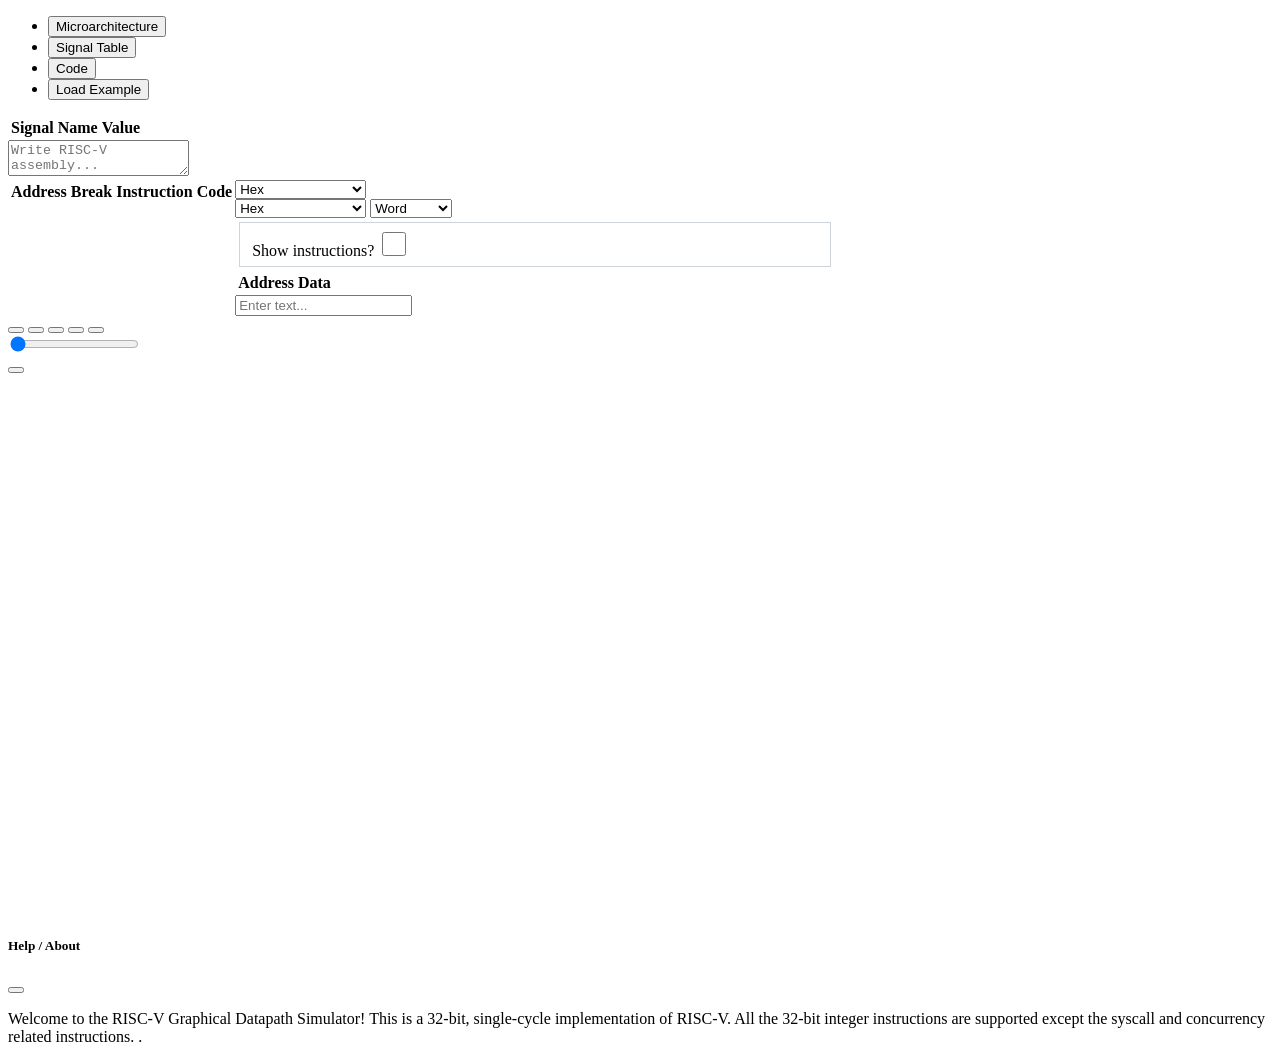
<file: isa/index.html>
<!DOCTYPE html>
<html lang="en">

<head>
	<meta charset="utf-8" />
	<title>RISC-V Graphical Datapath Simulator</title>
</head>

<body>
	<div class="container-fluid d-flex flex-column flex-grow-1" style="height: 100vh">
		<div class="d-flex flex-row justify-content-between">
			<ul class="nav nav-tabs flex-row flex-nowrap" id="editor-tabs" role="tablist">
				<li class="nav-item" role="presentation">
					<button class="nav-link active" id="datapath-tab" data-bs-toggle="tab"
						data-bs-target="#datapath-panel" type="button" role="tab" aria-controls="datapath-panel"
						aria-selected="true">
						Microarchitecture
					</button>
				</li>
				<li class="nav-item" role="presentation">
					<button class="nav-link" id="signal-tab" data-bs-toggle="tab" data-bs-target="#signal-panel"
						type="button" role="tab" aria-controls="signal-panel" aria-selected="true">
						Signal Table
					</button>
				</li>
				<li class="nav-item" role="presentation">
					<button class="nav-link" id="instrMem-tab" data-bs-toggle="tab" data-bs-target="#instrMem-panel"
						type="button" role="tab" aria-controls="instrMem-panel" aria-selected="true">
						Code
					</button>
				</li>
				<li id="examples" class="nav-item dropdown">
					<button class="nav-link dropdown-toggle" href="#" id="examples-button" role="button"
						data-bs-toggle="dropdown" aria-expanded="false">
						Load Example
					</button>
					<ul class="dropdown-menu dropdown-menu-dark" aria-labelledby="examples-button"></ul>
				</li>
			</ul>
			<ul class="nav nav-tabs flex-row flex-nowrap" id="reg-mem-tabs" role="tablist" style="display: none;">
				<li class="nav-item" role="presentation">
					<button class="nav-link active" id="regFile-tab" data-bs-toggle="tab"
						data-bs-target="#regFile-panel" type="button" role="tab" aria-controls="regFile-panel"
						aria-selected="false">
						Registers
					</button>
				</li>
				<li class="nav-item" role="presentation">
					<button class="nav-link" id="dataMem-tab" data-bs-toggle="tab" data-bs-target="#dataMem-panel"
						type="button" role="tab" aria-controls="dataMem-panel" aria-selected="false">
						Memory
					</button>
				</li>
				<li id="console" role="presentation" style="display: none;">
					<button class="nav-link" id="console-tab" data-bs-toggle="tab" data-bs-target="#console-panel"
						type="button" role="tab" aria-controls="console-panel" aria-selected="true">
						Console
					</button>
				</li>
			</ul>
		</div>
		<div class="card p-1 flex-grow-1" style="min-height: 0;">
			<!-- min-height: 0; fixes some scroll issues for some reason. -->
			<div id="editors" class="tab-content" style="height: 100%">
				<div id="datapath-panel" class="tab-pane fade show active" role="tabpanel"
					aria-labelledby="datapath-tab">
					<div id="datapath" class="flex-grow-1"> <!-- We'll load the SVG inline here. --> </div>
				</div>
				<div id="signal-panel" class="tab-pane fade show" role="tabpanel"
					aria-labelledby="datapath-tab">
					<div class="overflow-auto flex-grow-1">
						<table class="table table-striped table-hover table-bordered signal-table">
							<thead>
								<tr>
									<th>Signal Name</th>
                                    <th>Value</th>
								</tr>
							</thead>
							<tbody id="sigVal-table"></tbody>
						</table>
					</div>
				</div>
				<div id="instrMem-panel" class="tab-pane fade" role="tabpanel" aria-labelledby="instrMem-tab">
					<div class="editor">
						<textarea placeholder="Write RISC&#8209;V assembly..."></textarea>
					</div>
					<div class="view flex-row" style="display: flex">
						<div class="overflow-auto flex-grow-1">
							<table class="table table-striped table-hover table-bordered address-table">
								<thead>
									<tr>
										<th>Address</th>
                                        <th>Break</th>
										<th>Instruction</th>
										<th>Code</th>
									</tr>
								</thead>
								<tbody id="instrMem-table"></tbody>
							</table>
						</div>
						<div class="overflow-auto container tab-content" style="min-height: 0; width: 600px;">
							<div id="regFile-panel" class="tab-pane fade show active" role="tabpanel"
								aria-labelledby="regFile-tab">
								<div class="d-flex flex-row">
									<select id="regFile-radix" class="form-select rounded-0">
										<option value="hex" selected>Hex</option>
										<option value="signed">Signed Decimal</option>
										<option value="unsigned">Unsigned Decimal</option>
									</select>
								</div>
								<table class="table table-striped table-hover table-bordered address-table">
									<tbody></tbody>
								</table>
							</div>
							<div id="dataMem-panel" class="tab-pane fade" role="tabpanel" aria-labelledby="dataMem-tab">
								<div class="d-flex flex-row">
									<select id="dataMem-radix" class="form-select rounded-0">
										<option value="hex" selected>Hex</option>
										<option value="signed">Signed Decimal</option>
										<option value="unsigned">Unsigned Decimal</option>
									</select>
									<select id="dataMem-word-size" class="form-select rounded-0">
										<option value="8">Byte</option>
										<option value="16">Half-Word</option>
										<option value="32" selected>Word</option>
									</select>
									<div class="d-flex align-items-center"
										style="padding: .375rem .75rem .375rem .75rem; border: 1px solid #ced4da; margin: .25rem;">
										<label class="d-flex align-items-center gap-2 text-nowrap">
											Show instructions?
											<input type="checkbox" id="showInstructions"
												style="width: 24px; height: 24px;">
										</label>
									</div>
								</div>
								<table class="table table-striped table-hover table-bordered address-table">
									<thead>
										<tr>
											<th>Address</th>
											<th>Data</th>
										</tr>
									</thead>
									<tbody></tbody>
								</table>
							</div>
							<div id="console-panel" class="h-100 tab-pane fade" role="tabpanel"
								aria-labelledby="console-tab">
								<div class="d-flex flex-column h-100">
									<div id="consoleText" class="m-1 border h-100" style="white-space: pre-wrap;"></div>
									<div class="m-1">
										<input id="consoleInput" class="form-control" type="text"
											placeholder="Enter text..." />
									</div>
								</div>
							</div>
						</div>
					</div>
				</div>
			</div>
		</div>
		<div id="controls" class="card">
			<div class="card-body d-flex flex-row">
				<button id="play" class="btn btn-sm" title="Run Simulation">
					<i class="fas fa-play text-success"></i>
				</button>
				<button id="pause" class="btn btn-sm" title="Pause Simulation">
					<i class="fas fa-pause text-warning"></i>
				</button>
				<button id="next" class="btn btn-sm" title="Next Instruction">
					<i class="fas fa-forward text-success"></i>
				</button>
				<button id="step" class="btn btn-sm" title="Step Phase">
					<i class="fas fa-step-forward text-success"></i>
				</button>
				<button id="restart" class="btn btn-sm" title="Stop Simulation">
					<i class="fas fa-stop text-danger"></i>
				</button>
				<div class="flex-grow-1" style="max-width: 40%;">
					<input id="speed" type="range" class="form-range" title="Speed" min="0" max="20" step="0.5"
						value="0" aria-label="Speed" />
				</div>
				<div class="flex-grow-1"></div>
				<button id="help" class="btn btn-sm align-self-end" title="Help / About" data-bs-toggle="modal"
					data-bs-target="#help-modal">
					<i class="fas fa-question-circle text-info"></i>
				</button>
			</div>
		</div>
	</div>

	<div class="modal fade" id="help-modal" tabindex="-1" aria-labelledby="help-modal-label" aria-hidden="true">
		<div class="modal-dialog modal-lg">
			<div class="modal-content">
				<div class="modal-header">
					<h5 class="modal-title" id="help-modal-label">Help / About</h5>
					<button type="button" class="btn-close" data-bs-dismiss="modal" aria-label="Close"></button>
				</div>
				<div class="modal-body">
					<p>Welcome to the RISC&#8209;V Graphical Datapath Simulator! This is a 32&#8209;bit, single-cycle
						implementation of RISC&#8209;V.
						All the 32-bit integer instructions are supported except the syscall and concurrency related
						instructions.
						<!--The datapath is closely based on the design described in <i>Computer Organization and Design
							RISC&#8209;V Edition</i></p>
					<p>You can write RISC&#8209;V assembly and set the initial registers and initial data memory, and
						then
						step through the demo. You
						can view registers and memory as hex, unsigned decimal or signed decimal by using the
						dropdowns.
						While the demo is running, you
						can use the side pane to view the current memory and registers and labels show the values on
						each
						wire. Most components and wires
						also have a tooltip which gives more details on their functionality and current value.</p>
					<p>You can view the source or contribute on <a
							href="https://github.com/jesse-r-s-hines/RISC-V-Graphical-Datapath-Simulator"
							target="_blank">GitHub</a>-->.</p>
				</div>
			</div>
		</div>
	</div>
</body>

</html>
</file>
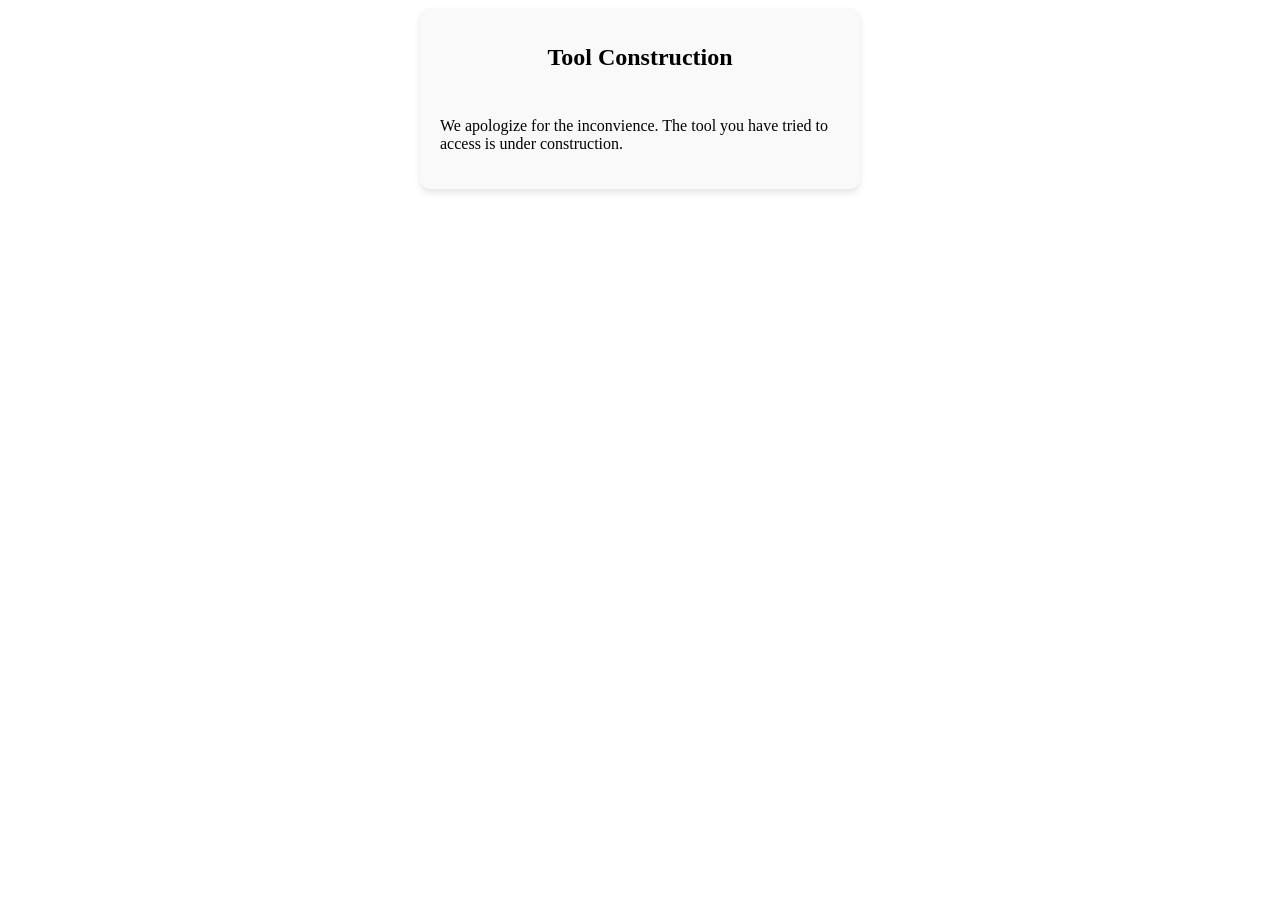
<file: TODO.html>
<!DOCTYPE html>
<html lang="en">
  <head>
    <meta charset="utf-8" />
    <meta name="viewport" content="width=device-width, initial-scale=1" />
    <title>Tool Construction</title>
    <link rel="stylesheet" href="./include/main.css">
  </head>
  <body>
    <main id="root" class=vert-container>
        <h1>Tool Construction</h1>
        <p>We apologize for the inconvience. The tool you have tried to access is under construction. </p>
    </main>
  </body>
</html>
</file>
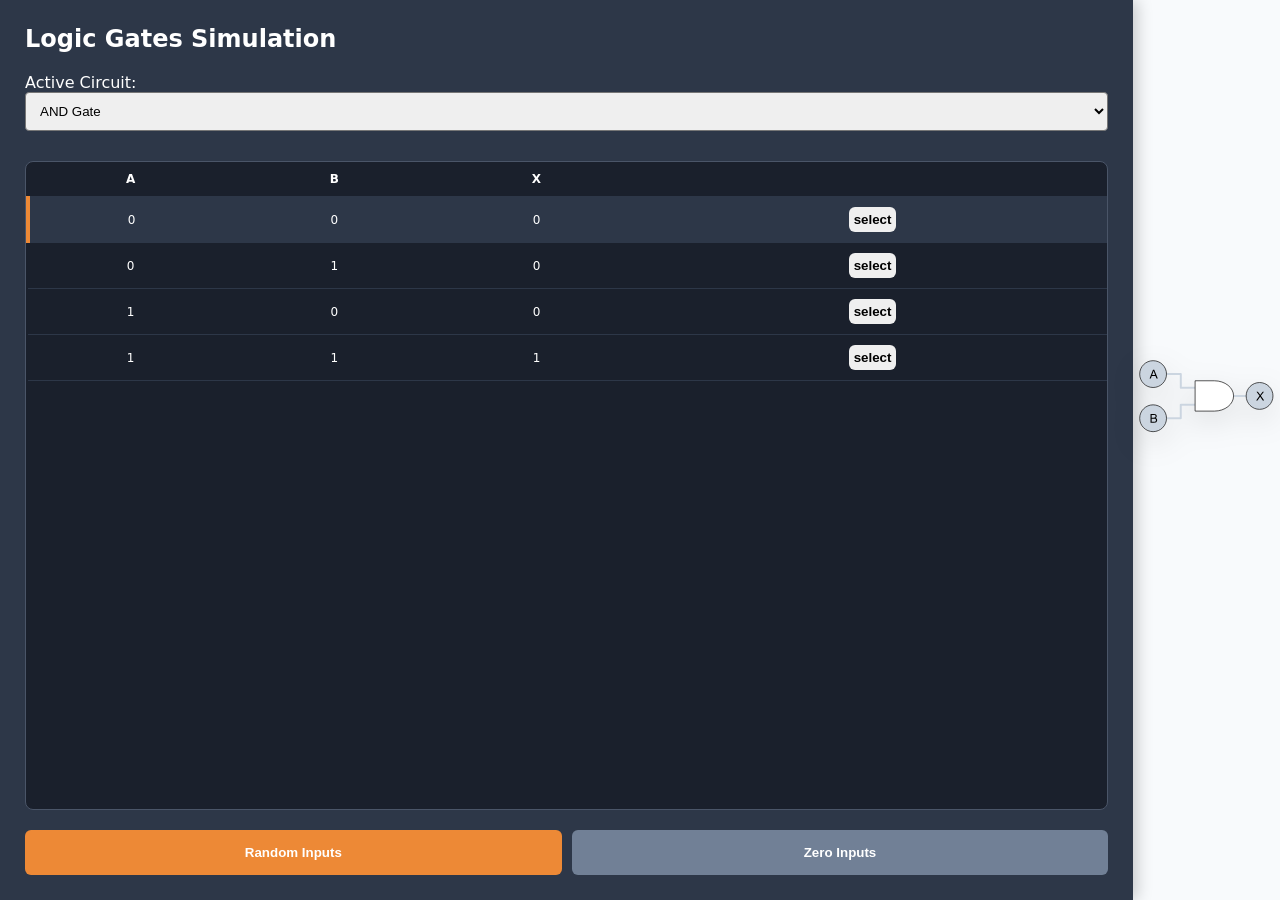
<file: circuits/gates.html>
<!DOCTYPE html>
<html lang="en">
<head>
    <meta charset="UTF-8">
    <title>Logic Gates Simulation</title>
    <link rel="stylesheet" href="./circuits.css">
    <script src="./gates.js"></script>
</head>
<body onload="loadCircuit('and')">

<div id="sidebar">
    <h2 style="margin:0 0 20px 0">Logic Gates Simulation</h2>
    
    <label>Active Circuit:</label>
    <select id="circuitSelector" onchange="loadCircuit(this.value)" style="width:100%; padding:10px; border-radius:4px; margin-bottom:10px;">
        <option value="and">AND Gate</option>
        <option value="nand">NAND Gate</option>
        <option value="or">OR Gate</option>
        <option value="nor">NOR Gate</option>
        <option value="xor">XOR Gate</option>
        <option value="xnor">XNOR Gate</option>
        <option value="not">NOT Gate</option>
        <option value="exploded_xor">Expanded XOR Gate</option>
        <option value="decoder">2 Bit Decoder</option>
        <option value="multiplexer">4-to-1 Multiplexer</option>
        <option value="full_adder">Full Adder</option>
        <option value="ripple_carry">4 Bit Ripple Carry Adder</option>
        <option value="ex1">Example Multiple Gates</option>
        <option value="ex2">Example 2 Multiple Gates</option>
        <option value="ex3">Example 3 Multiple Gates</option>
    </select>

    <div id="truth-table" class="table-container"></div>

    <div class="btn-group">
        <button class="btn-random" onclick="random()">Random Inputs</button>
        <button class="btn-reset" onclick="zero()">Zero Inputs</button>
    </div>
</div>

<div id="svg-host"></div>
</body>
</html>
</file>
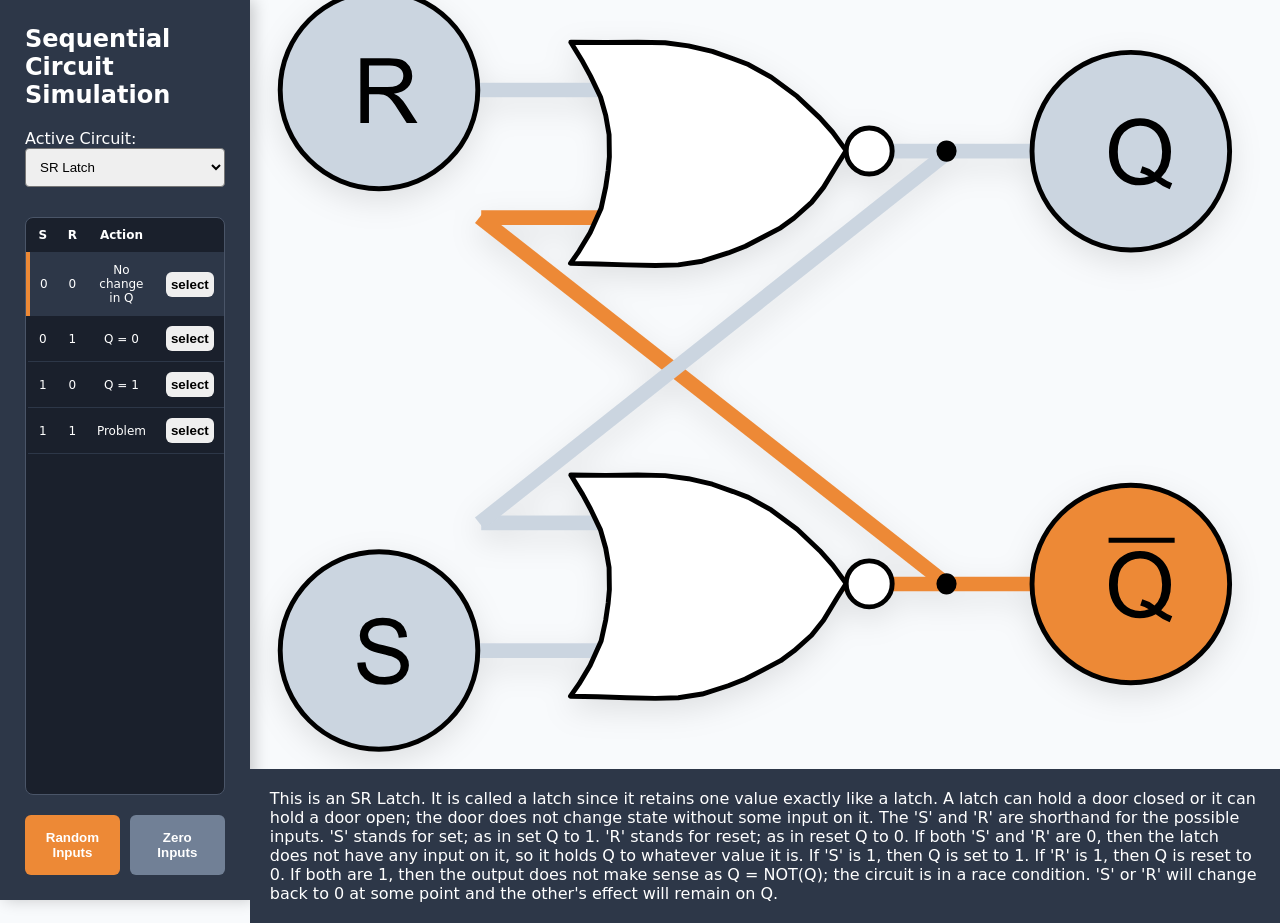
<file: circuits/sequential.html>
<!DOCTYPE html>
<html lang="en">
<head>
    <meta charset="UTF-8">
    <title>Sequential Circuit Simulation</title>
    <link rel="stylesheet" href="./circuits.css">
    <script src="./sequential.js"></script>
</head>
<body onload="loadCircuit('sr_latch')">

<div id="sidebar">
    <h2 style="margin:0 0 20px 0">Sequential Circuit Simulation</h2>
    
    <label>Active Circuit:</label>
    <select id="circuitSelector" onchange="loadCircuit(this.value)" style="width:100%; padding:10px; border-radius:4px; margin-bottom:10px;">
        <option value="sr_latch">SR Latch</option>
        <option value="d_latch">D Latch</option>
        <option value="d_flipflop">D Flipflop</option>
        <option value="cell">Cell</option>
        <!--<option value="memory">4x3 Memory Circuit</option>-->
    </select>

    <div id="truth-table" class="table-container"></div>

    <div class="btn-group">
        <button class="btn-random" onclick="random()">Random Inputs</button>
        <button class="btn-reset" onclick="zero()">Zero Inputs</button>
    </div>
</div>
<main>
<div id="svg-host"></div>
<div id="detail"></div>
</main>
</body>
</html>
</file>
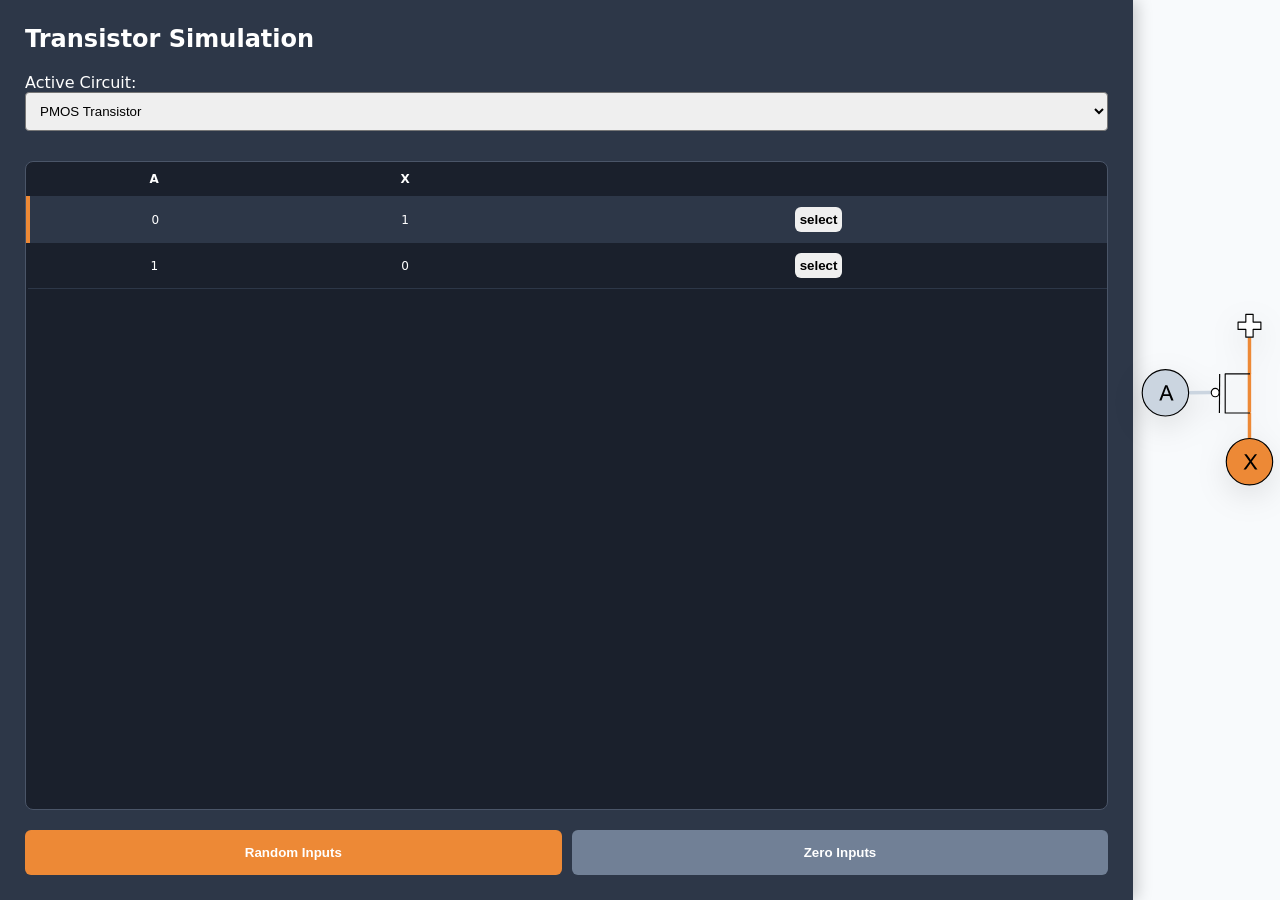
<file: circuits/transistors.html>
<!DOCTYPE html>
<html lang="en">
<head>
    <meta charset="UTF-8">
    <title>Transistor Simulation</title>
    <link rel="stylesheet" href="./circuits.css">
    <script src="./transistors.js"></script>
</head>
<body onload="loadCircuit('tran_pmos')">

<div id="sidebar">
    <h2 style="margin:0 0 20px 0">Transistor Simulation</h2>
    
    <label>Active Circuit:</label>
    <select id="circuitSelector" onchange="loadCircuit(this.value)" style="width:100%; padding:10px; border-radius:4px; margin-bottom:10px;">
        <option value="tran_pmos">PMOS Transistor</option>
        <option value="tran_nmos">NMOS Transistor</option>
        <option value="tran_not">NOT Gate</option>
        <option value="tran_nand">NAND Gate</option>
        <option value="tran_and">AND Gate</option>
        <option value="tran_nor">NOR Gate</option>
        <option value="tran_or">OR Gate</option>
        <!--<option value="tran_cout">Carry Out</option>
        <option value="tran_sum">Sum</option>-->
        <option value="tran_ex1">Example Multiple Gates</option>
        <option value="tran_ex2">Example 2 Multiple Gates</option>
        <option value="tran_ex3">Example 3 Multiple Gates</option>
    </select>

    <div id="truth-table" class="table-container"></div>

    <div class="btn-group">
        <button class="btn-random" onclick="random()">Random Inputs</button>
        <button class="btn-reset" onclick="zero()">Zero Inputs</button>
    </div>
</div>

<div id="svg-host"></div>
</body>
</html>
</file>
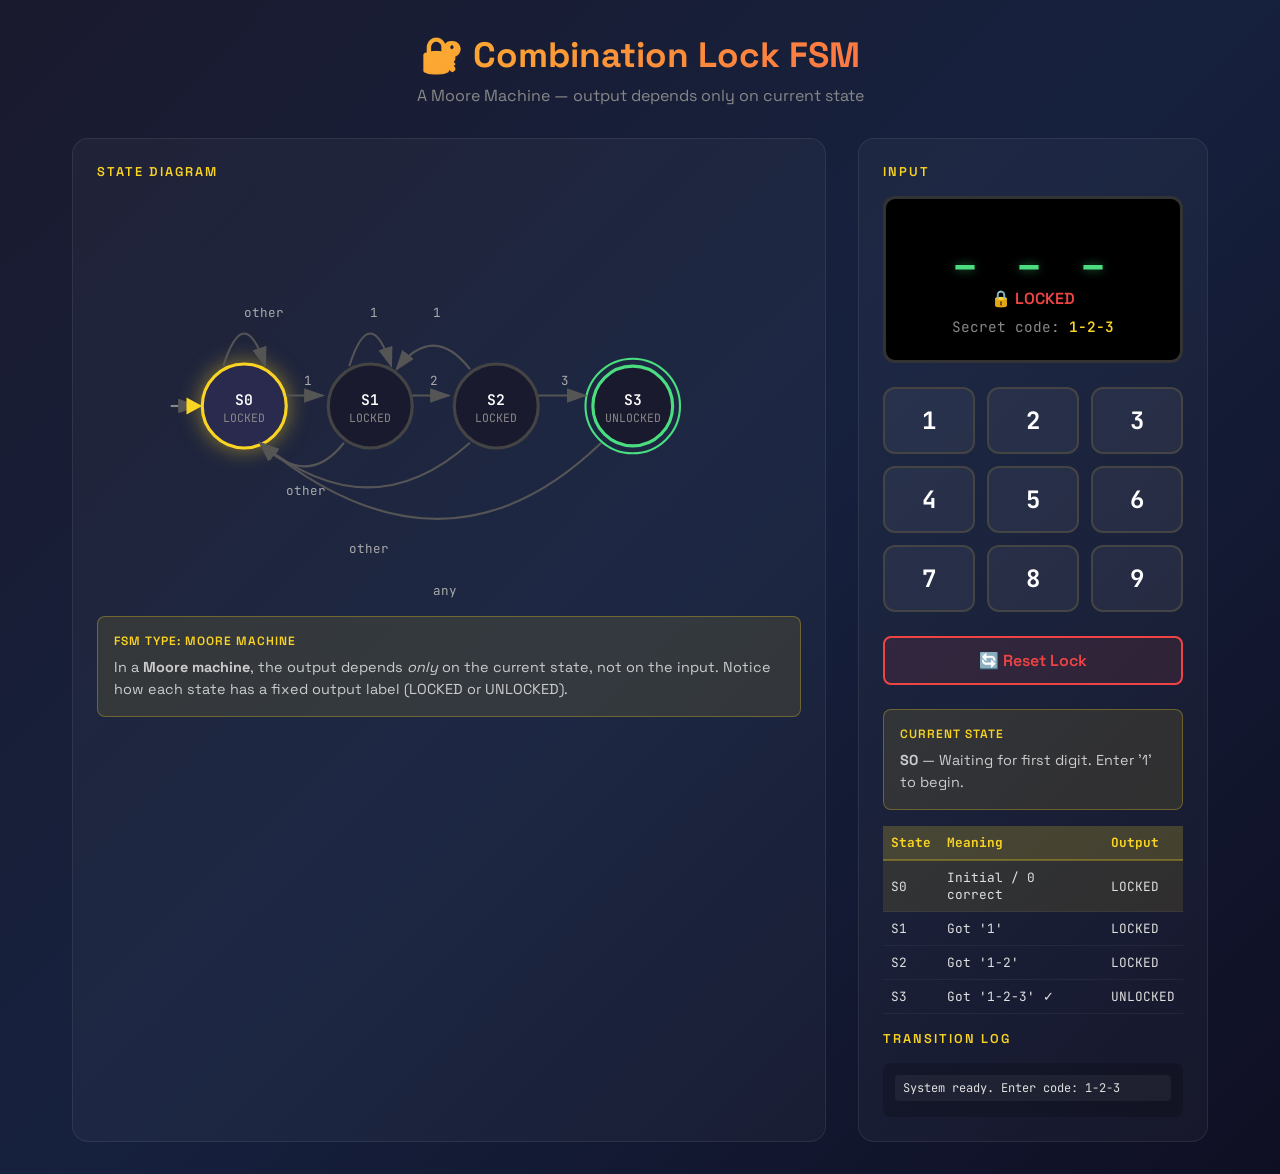
<file: fsm/fsm-combination-lock.html>
<!DOCTYPE html>
<html lang="en">
<head>
    <meta charset="UTF-8">
    <meta name="viewport" content="width=device-width, initial-scale=1.0">
    <title>FSM: Combination Lock</title>
    <style>
        @import url('https://fonts.googleapis.com/css2?family=JetBrains+Mono:wght@400;600;700&family=Space+Grotesk:wght@400;500;600;700&display=swap');
        
        * {
            margin: 0;
            padding: 0;
            box-sizing: border-box;
        }
        
        body {
            font-family: 'Space Grotesk', sans-serif;
            background: linear-gradient(135deg, #1a1a2e 0%, #16213e 50%, #0f0f23 100%);
            min-height: 100vh;
            color: #e0e0e0;
        }
        
        .container {
            max-width: 1200px;
            margin: 0 auto;
            padding: 2rem;
        }
        
        header {
            text-align: center;
            margin-bottom: 2rem;
        }
        
        h1 {
            font-size: 2.2rem;
            font-weight: 700;
            background: linear-gradient(135deg, #f9d423 0%, #ff4e50 100%);
            -webkit-background-clip: text;
            -webkit-text-fill-color: transparent;
            background-clip: text;
            margin-bottom: 0.5rem;
        }
        
        .subtitle {
            font-size: 1rem;
            color: #888;
        }
        
        .main-layout {
            display: grid;
            grid-template-columns: 1fr 350px;
            gap: 2rem;
        }
        
        @media (max-width: 900px) {
            .main-layout {
                grid-template-columns: 1fr;
            }
        }
        
        .panel {
            background: rgba(255, 255, 255, 0.03);
            border: 1px solid rgba(255, 255, 255, 0.08);
            border-radius: 16px;
            padding: 1.5rem;
        }
        
        .panel-title {
            font-size: 0.8rem;
            text-transform: uppercase;
            letter-spacing: 2px;
            color: #f9d423;
            margin-bottom: 1rem;
            font-weight: 600;
        }
        
        /* State Diagram */
        .diagram-container {
            display: flex;
            justify-content: center;
            align-items: center;
            min-height: 400px;
        }
        
        .diagram-svg {
            width: 100%;
            max-width: 600px;
            height: 420px;
        }
        
        .state-circle {
            fill: #1a1a2e;
            stroke: #444;
            stroke-width: 3;
            transition: all 0.3s ease;
        }
        
        .state-circle.active {
            fill: #2a2a4e;
            stroke: #f9d423;
            filter: drop-shadow(0 0 10px rgba(249, 212, 35, 0.5));
        }
        
        .state-circle.accept {
            stroke: #4ade80;
        }
        
        .state-circle.active.accept {
            stroke: #4ade80;
            filter: drop-shadow(0 0 15px rgba(74, 222, 128, 0.7));
        }
        
        .state-label {
            font-family: 'JetBrains Mono', monospace;
            font-size: 14px;
            font-weight: 600;
            fill: #fff;
            text-anchor: middle;
            dominant-baseline: middle;
        }
        
        .state-output {
            font-family: 'JetBrains Mono', monospace;
            font-size: 11px;
            fill: #888;
            text-anchor: middle;
        }
        
        .transition-path {
            fill: none;
            stroke: #555;
            stroke-width: 2;
            marker-end: url(#arrowhead);
        }
        
        .transition-path.active {
            stroke: #f9d423;
            stroke-width: 3;
            filter: drop-shadow(0 0 4px rgba(249, 212, 35, 0.5));
        }
        
        .transition-label {
            font-family: 'JetBrains Mono', monospace;
            font-size: 12px;
            fill: #aaa;
        }
        
        .transition-label.active {
            fill: #f9d423;
            font-weight: 600;
        }
        
        .self-loop {
            fill: none;
            stroke: #555;
            stroke-width: 2;
            marker-end: url(#arrowhead);
        }
        
        /* Input Panel */
        .lock-display {
            background: #000;
            border: 3px solid #333;
            border-radius: 12px;
            padding: 1.5rem;
            text-align: center;
            margin-bottom: 1.5rem;
        }
        
        .lock-digits {
            font-family: 'JetBrains Mono', monospace;
            font-size: 2.5rem;
            font-weight: 700;
            color: #4ade80;
            letter-spacing: 0.5rem;
            text-shadow: 0 0 10px rgba(74, 222, 128, 0.5);
        }
        
        .lock-status {
            margin-top: 0.75rem;
            font-size: 1rem;
            font-weight: 600;
        }
        
        .lock-status.locked {
            color: #ef4444;
        }
        
        .lock-status.unlocked {
            color: #4ade80;
            animation: pulse 1s infinite;
        }
        
        @keyframes pulse {
            0%, 100% { opacity: 1; }
            50% { opacity: 0.5; }
        }
        
        .keypad {
            display: grid;
            grid-template-columns: repeat(3, 1fr);
            gap: 0.75rem;
            margin-bottom: 1.5rem;
        }
        
        .key-btn {
            padding: 1rem;
            font-family: 'JetBrains Mono', monospace;
            font-size: 1.5rem;
            font-weight: 700;
            border: 2px solid #444;
            border-radius: 12px;
            background: rgba(255, 255, 255, 0.05);
            color: #fff;
            cursor: pointer;
            transition: all 0.15s ease;
        }
        
        .key-btn:hover {
            background: rgba(255, 255, 255, 0.1);
            border-color: #666;
        }
        
        .key-btn:active {
            transform: scale(0.95);
            background: rgba(249, 212, 35, 0.2);
            border-color: #f9d423;
        }
        
        .key-btn.correct {
            background: rgba(74, 222, 128, 0.2);
            border-color: #4ade80;
        }
        
        .key-btn.wrong {
            background: rgba(239, 68, 68, 0.2);
            border-color: #ef4444;
        }
        
        .reset-btn {
            width: 100%;
            padding: 0.75rem;
            font-family: 'Space Grotesk', sans-serif;
            font-size: 1rem;
            font-weight: 600;
            border: 2px solid #ef4444;
            border-radius: 8px;
            background: rgba(239, 68, 68, 0.1);
            color: #ef4444;
            cursor: pointer;
            transition: all 0.2s ease;
        }
        
        .reset-btn:hover {
            background: rgba(239, 68, 68, 0.2);
        }
        
        /* Info Boxes */
        .info-section {
            margin-top: 1.5rem;
        }
        
        .info-box {
            background: rgba(249, 212, 35, 0.1);
            border: 1px solid rgba(249, 212, 35, 0.3);
            border-radius: 8px;
            padding: 1rem;
            margin-bottom: 1rem;
        }
        
        .info-title {
            font-size: 0.75rem;
            text-transform: uppercase;
            letter-spacing: 1px;
            color: #f9d423;
            margin-bottom: 0.5rem;
            font-weight: 600;
        }
        
        .info-text {
            font-size: 0.9rem;
            color: #ccc;
            line-height: 1.5;
        }
        
        .state-table {
            width: 100%;
            border-collapse: collapse;
            font-family: 'JetBrains Mono', monospace;
            font-size: 0.8rem;
            margin-top: 1rem;
        }
        
        .state-table th {
            background: rgba(249, 212, 35, 0.2);
            padding: 0.5rem;
            text-align: left;
            border-bottom: 2px solid rgba(249, 212, 35, 0.3);
            color: #f9d423;
        }
        
        .state-table td {
            padding: 0.5rem;
            border-bottom: 1px solid rgba(255, 255, 255, 0.05);
        }
        
        .state-table tr.current {
            background: rgba(249, 212, 35, 0.1);
        }
        
        .history-log {
            max-height: 150px;
            overflow-y: auto;
            background: rgba(0, 0, 0, 0.2);
            border-radius: 8px;
            padding: 0.75rem;
            margin-top: 1rem;
        }
        
        .history-item {
            font-family: 'JetBrains Mono', monospace;
            font-size: 0.75rem;
            padding: 0.3rem 0.5rem;
            margin-bottom: 0.25rem;
            border-radius: 4px;
            background: rgba(255, 255, 255, 0.05);
        }
        
        .history-item.success {
            background: rgba(74, 222, 128, 0.2);
            color: #4ade80;
        }
        
        .history-item.reset {
            background: rgba(239, 68, 68, 0.2);
            color: #ef4444;
        }
        
        /* Double circle for accept state */
        .accept-outer {
            fill: none;
            stroke: #4ade80;
            stroke-width: 2;
        }
        
        /* Secret code display */
        .secret-code {
            font-family: 'JetBrains Mono', monospace;
            font-size: 0.9rem;
            color: #888;
            margin-top: 0.5rem;
        }
        
        .secret-code span {
            color: #f9d423;
            font-weight: 600;
        }
    </style>
</head>
<body>
    <div class="container">
        <header>
            <h1>🔐 Combination Lock FSM</h1>
            <p class="subtitle">A Moore Machine — output depends only on current state</p>
        </header>
        
        <div class="main-layout">
            <!-- State Diagram -->
            <div class="panel">
                <h2 class="panel-title">State Diagram</h2>
                <div class="diagram-container">
                    <svg class="diagram-svg" viewBox="0 0 550 400">
                        <defs>
                            <marker id="arrowhead" markerWidth="10" markerHeight="7" refX="9" refY="3.5" orient="auto">
                                <polygon points="0 0, 10 3.5, 0 7" fill="#555"/>
                            </marker>
                            <marker id="arrowhead-active" markerWidth="10" markerHeight="7" refX="9" refY="3.5" orient="auto">
                                <polygon points="0 0, 10 3.5, 0 7" fill="#f9d423"/>
                            </marker>
                        </defs>
                        
                        <!-- States positioned in a flow -->
                        <!-- S0: Initial state -->
                        <circle id="state-s0" class="state-circle active" cx="80" cy="200" r="40"/>
                        <text class="state-label" x="80" y="195">S0</text>
                        <text class="state-output" x="80" y="215">LOCKED</text>
                        <!-- Start arrow -->
                        <path d="M 10 200 L 35 200" stroke="#888" stroke-width="2" marker-end="url(#arrowhead)"/>
                        
                        <!-- S1: Got first digit -->
                        <circle id="state-s1" class="state-circle" cx="200" cy="200" r="40"/>
                        <text class="state-label" x="200" y="195">S1</text>
                        <text class="state-output" x="200" y="215">LOCKED</text>
                        
                        <!-- S2: Got second digit -->
                        <circle id="state-s2" class="state-circle" cx="320" cy="200" r="40"/>
                        <text class="state-label" x="320" y="195">S2</text>
                        <text class="state-output" x="320" y="215">LOCKED</text>
                        
                        <!-- S3: UNLOCKED (accept state) -->
                        <circle id="state-s3-outer" class="accept-outer" cx="450" cy="200" r="45"/>
                        <circle id="state-s3" class="state-circle accept" cx="450" cy="200" r="38"/>
                        <text class="state-label" x="450" y="195">S3</text>
                        <text class="state-output" x="450" y="215" fill="#4ade80">UNLOCKED</text>
                        
                        <!-- Transitions -->
                        <!-- S0 -> S1 on '1' -->
                        <path id="trans-s0-s1" class="transition-path" d="M 120 190 L 155 190"/>
                        <text id="label-s0-s1" class="transition-label" x="137" y="180">1</text>
                        
                        <!-- S1 -> S2 on '2' -->
                        <path id="trans-s1-s2" class="transition-path" d="M 240 190 L 275 190"/>
                        <text id="label-s1-s2" class="transition-label" x="257" y="180">2</text>
                        
                        <!-- S2 -> S3 on '3' -->
                        <path id="trans-s2-s3" class="transition-path" d="M 360 190 L 405 190"/>
                        <text id="label-s2-s3" class="transition-label" x="382" y="180">3</text>
                        
                        <!-- S0 self-loop on wrong input -->
                        <path id="trans-s0-s0" class="self-loop" d="M 60 162 Q 80 100 100 162"/>
                        <text id="label-s0-s0" class="transition-label" x="80" y="115">other</text>
                        
                        <!-- S1 -> S0 on wrong input (except '1' which means restart) -->
                        <path id="trans-s1-s0" class="transition-path" d="M 175 235 Q 140 280 95 235"/>
                        <text id="label-s1-s0" class="transition-label" x="120" y="285">other</text>
                        
                        <!-- S1 -> S1 on '1' (restart sequence) -->
                        <path id="trans-s1-s1" class="self-loop" d="M 180 162 Q 200 100 220 162"/>
                        <text id="label-s1-s1" class="transition-label" x="200" y="115">1</text>
                        
                        <!-- S2 -> S0 on wrong input -->
                        <path id="trans-s2-s0" class="transition-path" d="M 295 235 Q 200 320 95 235"/>
                        <text id="label-s2-s0" class="transition-label" x="180" y="340">other</text>
                        
                        <!-- S2 -> S1 on '1' -->
                        <path id="trans-s2-s1" class="transition-path" d="M 295 165 Q 260 120 225 165"/>
                        <text id="label-s2-s1" class="transition-label" x="260" y="115">1</text>
                        
                        <!-- S3 -> S0 on any input (lock again) -->
                        <path id="trans-s3-s0" class="transition-path" d="M 420 235 Q 270 380 95 235"/>
                        <text id="label-s3-s0" class="transition-label" x="260" y="380">any</text>
                        
                        <!-- Current state indicator arrow -->
                        <polygon id="state-pointer" points="0,-8 15,0 0,8" fill="#f9d423" transform="translate(25, 200)"/>
                    </svg>
                </div>
                
                <div class="info-box">
                    <div class="info-title">FSM Type: Moore Machine</div>
                    <div class="info-text">
                        In a <strong>Moore machine</strong>, the output depends <em>only</em> on the current state, 
                        not on the input. Notice how each state has a fixed output label (LOCKED or UNLOCKED).
                    </div>
                </div>
            </div>
            
            <!-- Control Panel -->
            <div class="panel">
                <h2 class="panel-title">Input</h2>
                
                <div class="lock-display">
                    <div class="lock-digits" id="entered-digits">_ _ _</div>
                    <div class="lock-status locked" id="lock-status">🔒 LOCKED</div>
                    <div class="secret-code">Secret code: <span>1-2-3</span></div>
                </div>
                
                <div class="keypad">
                    <button class="key-btn" onclick="pressKey(1)">1</button>
                    <button class="key-btn" onclick="pressKey(2)">2</button>
                    <button class="key-btn" onclick="pressKey(3)">3</button>
                    <button class="key-btn" onclick="pressKey(4)">4</button>
                    <button class="key-btn" onclick="pressKey(5)">5</button>
                    <button class="key-btn" onclick="pressKey(6)">6</button>
                    <button class="key-btn" onclick="pressKey(7)">7</button>
                    <button class="key-btn" onclick="pressKey(8)">8</button>
                    <button class="key-btn" onclick="pressKey(9)">9</button>
                </div>
                
                <button class="reset-btn" onclick="resetLock()">🔄 Reset Lock</button>
                
                <div class="info-section">
                    <div class="info-box">
                        <div class="info-title">Current State</div>
                        <div class="info-text" id="state-description">
                            <strong>S0</strong> — Waiting for first digit. Enter '1' to begin.
                        </div>
                    </div>
                    
                    <table class="state-table">
                        <thead>
                            <tr>
                                <th>State</th>
                                <th>Meaning</th>
                                <th>Output</th>
                            </tr>
                        </thead>
                        <tbody>
                            <tr id="row-s0" class="current">
                                <td>S0</td>
                                <td>Initial / 0 correct</td>
                                <td>LOCKED</td>
                            </tr>
                            <tr id="row-s1">
                                <td>S1</td>
                                <td>Got '1'</td>
                                <td>LOCKED</td>
                            </tr>
                            <tr id="row-s2">
                                <td>S2</td>
                                <td>Got '1-2'</td>
                                <td>LOCKED</td>
                            </tr>
                            <tr id="row-s3">
                                <td>S3</td>
                                <td>Got '1-2-3' ✓</td>
                                <td>UNLOCKED</td>
                            </tr>
                        </tbody>
                    </table>
                    
                    <h3 class="panel-title" style="margin-top: 1rem;">Transition Log</h3>
                    <div class="history-log" id="history-log">
                        <div class="history-item">System ready. Enter code: 1-2-3</div>
                    </div>
                </div>
            </div>
        </div>
    </div>
    
    <script>
        // FSM State
        const STATES = {
            S0: { name: 'S0', output: 'LOCKED', desc: 'Waiting for first digit. Enter \'1\' to begin.' },
            S1: { name: 'S1', output: 'LOCKED', desc: 'Got \'1\'. Now enter \'2\'.' },
            S2: { name: 'S2', output: 'LOCKED', desc: 'Got \'1-2\'. Now enter \'3\' to unlock!' },
            S3: { name: 'S3', output: 'UNLOCKED', desc: '🎉 UNLOCKED! Press any key to lock again.' }
        };
        
        // Transition function: (currentState, input) -> nextState
        const transitions = {
            S0: { 1: 'S1', default: 'S0' },
            S1: { 1: 'S1', 2: 'S2', default: 'S0' },
            S2: { 1: 'S1', 3: 'S3', default: 'S0' },
            S3: { default: 'S0' }  // Any input locks it again
        };
        
        let currentState = 'S0';
        let enteredDigits = [];
        
        function pressKey(digit) {
            const prevState = currentState;
            
            // Get next state from transition function
            const stateTransitions = transitions[currentState];
            const nextState = stateTransitions[digit] || stateTransitions.default;
            
            // Track entered digits for display
            if (nextState === 'S0' && currentState !== 'S3') {
                // Wrong input - reset display
                enteredDigits = [];
                if (digit === 1) {
                    enteredDigits = [1];
                    // Actually go to S1 if pressed 1
                }
            } else if (nextState === 'S1' && currentState !== 'S0') {
                // Restarted with '1'
                enteredDigits = [1];
            } else if (currentState === 'S3') {
                // Was unlocked, now locking
                enteredDigits = [];
            } else {
                enteredDigits.push(digit);
            }
            
            // Log the transition
            logTransition(prevState, digit, nextState);
            
            // Highlight the key briefly
            highlightKey(digit, prevState, nextState);
            
            // Animate transition
            animateTransition(prevState, nextState, digit);
            
            // Update state
            currentState = nextState;
            updateDisplay();
        }
        
        function highlightKey(digit, prevState, nextState) {
            const buttons = document.querySelectorAll('.key-btn');
            const btn = buttons[digit - 1];
            
            const isCorrect = (prevState === 'S0' && digit === 1) ||
                              (prevState === 'S1' && digit === 2) ||
                              (prevState === 'S2' && digit === 3);
            
            btn.classList.add(isCorrect ? 'correct' : 'wrong');
            setTimeout(() => {
                btn.classList.remove('correct', 'wrong');
            }, 300);
        }
        
        function animateTransition(from, to, input) {
            // Clear previous active states
            document.querySelectorAll('.state-circle').forEach(el => el.classList.remove('active'));
            document.querySelectorAll('.transition-path, .self-loop').forEach(el => {
                el.classList.remove('active');
                el.style.markerEnd = 'url(#arrowhead)';
            });
            document.querySelectorAll('.transition-label').forEach(el => el.classList.remove('active'));
            
            // Determine which transition path to highlight
            let transId = null;
            if (from === 'S0' && to === 'S1') transId = 'trans-s0-s1';
            else if (from === 'S0' && to === 'S0') transId = 'trans-s0-s0';
            else if (from === 'S1' && to === 'S2') transId = 'trans-s1-s2';
            else if (from === 'S1' && to === 'S0') transId = 'trans-s1-s0';
            else if (from === 'S1' && to === 'S1') transId = 'trans-s1-s1';
            else if (from === 'S2' && to === 'S3') transId = 'trans-s2-s3';
            else if (from === 'S2' && to === 'S0') transId = 'trans-s2-s0';
            else if (from === 'S2' && to === 'S1') transId = 'trans-s2-s1';
            else if (from === 'S3' && to === 'S0') transId = 'trans-s3-s0';
            
            if (transId) {
                const path = document.getElementById(transId);
                const label = document.getElementById(transId.replace('trans', 'label'));
                if (path) {
                    path.classList.add('active');
                    path.style.markerEnd = 'url(#arrowhead-active)';
                }
                if (label) label.classList.add('active');
            }
            
            // Highlight new state
            const stateEl = document.getElementById(`state-${to.toLowerCase()}`);
            if (stateEl) stateEl.classList.add('active');
        }
        
        function updateDisplay() {
            // Update digit display
            const digitDisplay = document.getElementById('entered-digits');
            let display = enteredDigits.map(d => d).join(' ');
            while (display.split(' ').length < 3) {
                display += display.length > 0 ? ' _' : '_';
            }
            digitDisplay.textContent = display.split('').join(' ');
            
            // Update lock status
            const statusEl = document.getElementById('lock-status');
            const state = STATES[currentState];
            if (state.output === 'UNLOCKED') {
                statusEl.textContent = '🔓 UNLOCKED';
                statusEl.className = 'lock-status unlocked';
            } else {
                statusEl.textContent = '🔒 LOCKED';
                statusEl.className = 'lock-status locked';
            }
            
            // Update state description
            document.getElementById('state-description').innerHTML = 
                `<strong>${currentState}</strong> — ${state.desc}`;
            
            // Update table highlighting
            document.querySelectorAll('.state-table tbody tr').forEach(row => {
                row.classList.remove('current');
            });
            document.getElementById(`row-${currentState.toLowerCase()}`).classList.add('current');
        }
        
        function logTransition(from, input, to) {
            const log = document.getElementById('history-log');
            const item = document.createElement('div');
            item.className = 'history-item';
            
            if (to === 'S3') {
                item.classList.add('success');
                item.textContent = `${from} --[${input}]--> ${to} ✓ UNLOCKED!`;
            } else if (to === 'S0' && from !== 'S0' && from !== 'S3') {
                item.classList.add('reset');
                item.textContent = `${from} --[${input}]--> ${to} ✗ Wrong! Reset.`;
            } else {
                item.textContent = `${from} --[${input}]--> ${to}`;
            }
            
            log.insertBefore(item, log.firstChild);
            
            // Keep only last 20 items
            while (log.children.length > 20) {
                log.removeChild(log.lastChild);
            }
        }
        
        function resetLock() {
            currentState = 'S0';
            enteredDigits = [];
            
            // Clear active transitions
            document.querySelectorAll('.transition-path, .self-loop').forEach(el => {
                el.classList.remove('active');
                el.style.markerEnd = 'url(#arrowhead)';
            });
            document.querySelectorAll('.transition-label').forEach(el => el.classList.remove('active'));
            
            // Reset state highlighting
            document.querySelectorAll('.state-circle').forEach(el => el.classList.remove('active'));
            document.getElementById('state-s0').classList.add('active');
            
            updateDisplay();
            
            const log = document.getElementById('history-log');
            const item = document.createElement('div');
            item.className = 'history-item reset';
            item.textContent = '🔄 Lock reset to S0';
            log.insertBefore(item, log.firstChild);
        }
        
        // Initialize
        updateDisplay();
    </script>
</body>
</html>
</file>
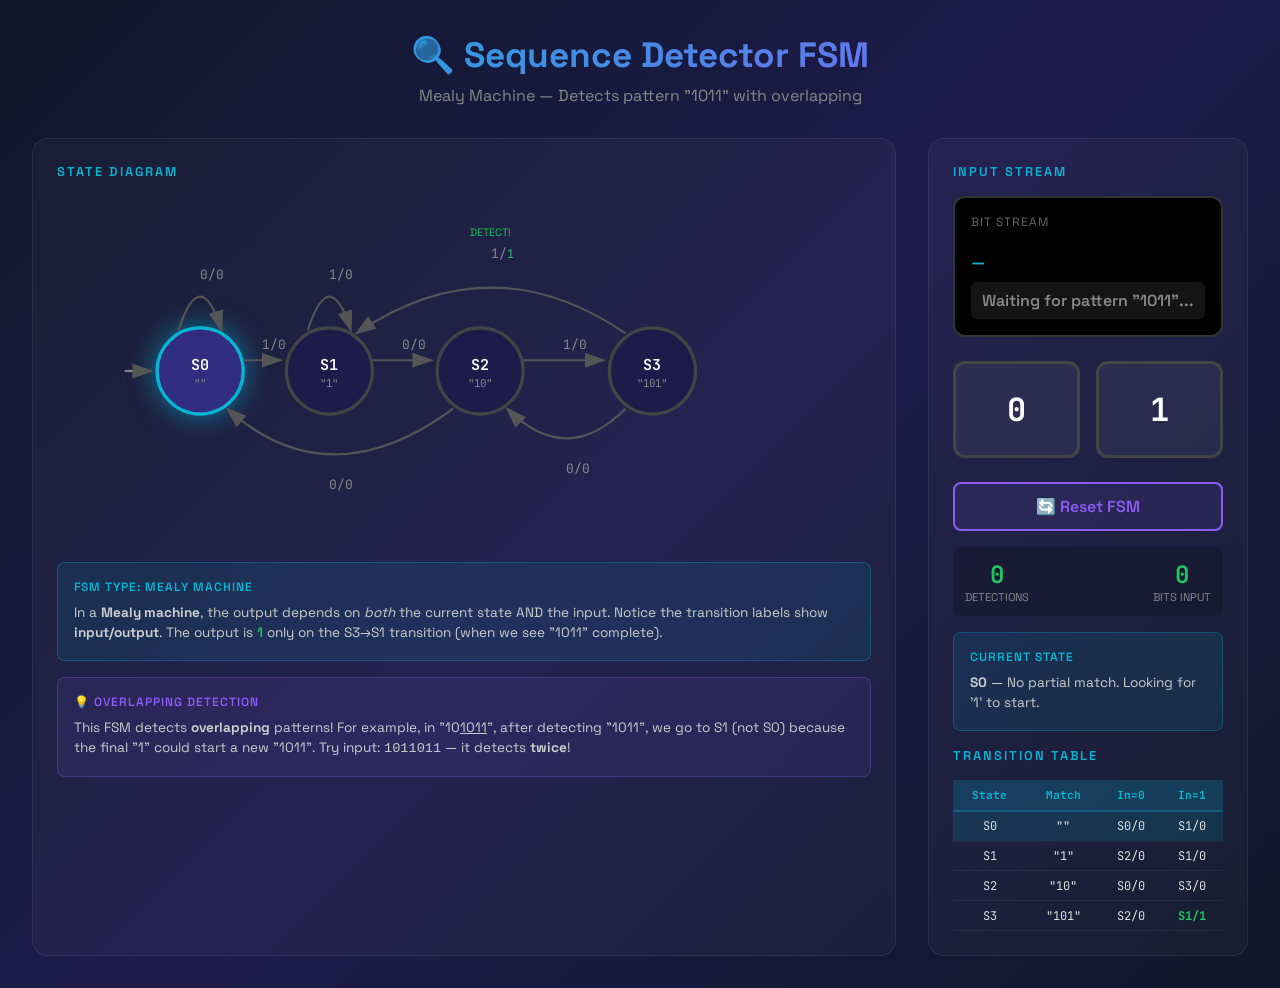
<file: fsm/fsm-sequence-detector.html>
<!DOCTYPE html>
<html lang="en">
<head>
    <meta charset="UTF-8">
    <meta name="viewport" content="width=device-width, initial-scale=1.0">
    <title>FSM: Sequence Detector (1011)</title>
    <style>
        @import url('https://fonts.googleapis.com/css2?family=JetBrains+Mono:wght@400;600;700&family=Space+Grotesk:wght@400;500;600;700&display=swap');
        
        * {
            margin: 0;
            padding: 0;
            box-sizing: border-box;
        }
        
        body {
            font-family: 'Space Grotesk', sans-serif;
            background: linear-gradient(135deg, #0f172a 0%, #1e1b4b 50%, #0f172a 100%);
            min-height: 100vh;
            color: #e0e0e0;
        }
        
        .container {
            max-width: 1300px;
            margin: 0 auto;
            padding: 2rem;
        }
        
        header {
            text-align: center;
            margin-bottom: 2rem;
        }
        
        h1 {
            font-size: 2.2rem;
            font-weight: 700;
            background: linear-gradient(135deg, #06b6d4 0%, #8b5cf6 100%);
            -webkit-background-clip: text;
            -webkit-text-fill-color: transparent;
            background-clip: text;
            margin-bottom: 0.5rem;
        }
        
        .subtitle {
            font-size: 1rem;
            color: #888;
        }
        
        .main-layout {
            display: grid;
            grid-template-columns: 1fr 320px;
            gap: 2rem;
        }
        
        @media (max-width: 1000px) {
            .main-layout {
                grid-template-columns: 1fr;
            }
        }
        
        .panel {
            background: rgba(255, 255, 255, 0.03);
            border: 1px solid rgba(255, 255, 255, 0.08);
            border-radius: 16px;
            padding: 1.5rem;
        }
        
        .panel-title {
            font-size: 0.8rem;
            text-transform: uppercase;
            letter-spacing: 2px;
            color: #06b6d4;
            margin-bottom: 1rem;
            font-weight: 600;
        }
        
        /* State Diagram */
        .diagram-container {
            display: flex;
            justify-content: center;
            align-items: center;
        }
        
        .diagram-svg {
            width: 100%;
            max-width: 700px;
            height: 350px;
        }
        
        .state-circle {
            fill: #1e1b4b;
            stroke: #444;
            stroke-width: 3;
            transition: all 0.3s ease;
        }
        
        .state-circle.active {
            fill: #312e81;
            stroke: #06b6d4;
            filter: drop-shadow(0 0 12px rgba(6, 182, 212, 0.6));
        }
        
        .state-label {
            font-family: 'JetBrains Mono', monospace;
            font-size: 14px;
            font-weight: 600;
            fill: #fff;
            text-anchor: middle;
            dominant-baseline: middle;
        }
        
        .state-meaning {
            font-family: 'JetBrains Mono', monospace;
            font-size: 10px;
            fill: #888;
            text-anchor: middle;
        }
        
        .transition-path {
            fill: none;
            stroke: #555;
            stroke-width: 2;
        }
        
        .transition-path.active {
            stroke: #06b6d4;
            stroke-width: 3;
            filter: drop-shadow(0 0 4px rgba(6, 182, 212, 0.5));
        }
        
        .transition-label {
            font-family: 'JetBrains Mono', monospace;
            font-size: 12px;
            fill: #888;
        }
        
        .transition-label.active {
            fill: #06b6d4;
            font-weight: 700;
        }
        
        .output-label {
            font-family: 'JetBrains Mono', monospace;
            font-size: 11px;
            fill: #22c55e;
        }
        
        /* Bit Stream Display */
        .stream-display {
            background: #000;
            border: 2px solid #333;
            border-radius: 12px;
            padding: 1rem;
            margin-bottom: 1.5rem;
        }
        
        .stream-label {
            font-size: 0.75rem;
            color: #666;
            margin-bottom: 0.5rem;
            text-transform: uppercase;
            letter-spacing: 1px;
        }
        
        .bit-stream {
            font-family: 'JetBrains Mono', monospace;
            font-size: 1.5rem;
            color: #06b6d4;
            letter-spacing: 0.3rem;
            word-break: break-all;
            min-height: 2rem;
        }
        
        .bit-stream .detected {
            color: #22c55e;
            text-decoration: underline;
            text-underline-offset: 4px;
        }
        
        .bit-stream .current {
            background: rgba(6, 182, 212, 0.3);
            padding: 0 2px;
            border-radius: 2px;
        }
        
        .detection-indicator {
            margin-top: 0.75rem;
            padding: 0.5rem;
            border-radius: 6px;
            font-weight: 600;
            text-align: center;
        }
        
        .detection-indicator.idle {
            background: rgba(100, 100, 100, 0.2);
            color: #888;
        }
        
        .detection-indicator.detected {
            background: rgba(34, 197, 94, 0.2);
            border: 1px solid rgba(34, 197, 94, 0.4);
            color: #22c55e;
            animation: flash 0.5s ease;
        }
        
        @keyframes flash {
            0%, 100% { opacity: 1; }
            50% { opacity: 0.5; }
        }
        
        /* Input Buttons */
        .input-buttons {
            display: flex;
            gap: 1rem;
            margin-bottom: 1.5rem;
        }
        
        .bit-btn {
            flex: 1;
            padding: 1.5rem;
            font-family: 'JetBrains Mono', monospace;
            font-size: 2rem;
            font-weight: 700;
            border: 3px solid #444;
            border-radius: 12px;
            background: rgba(255, 255, 255, 0.05);
            color: #fff;
            cursor: pointer;
            transition: all 0.15s ease;
        }
        
        .bit-btn:hover {
            background: rgba(255, 255, 255, 0.1);
            border-color: #666;
        }
        
        .bit-btn:active {
            transform: scale(0.95);
        }
        
        .bit-btn.btn-0:active {
            background: rgba(239, 68, 68, 0.2);
            border-color: #ef4444;
        }
        
        .bit-btn.btn-1:active {
            background: rgba(34, 197, 94, 0.2);
            border-color: #22c55e;
        }
        
        .reset-btn {
            width: 100%;
            padding: 0.75rem;
            font-family: 'Space Grotesk', sans-serif;
            font-size: 1rem;
            font-weight: 600;
            border: 2px solid #8b5cf6;
            border-radius: 8px;
            background: rgba(139, 92, 246, 0.1);
            color: #8b5cf6;
            cursor: pointer;
            transition: all 0.2s ease;
        }
        
        .reset-btn:hover {
            background: rgba(139, 92, 246, 0.2);
        }
        
        /* Info */
        .info-box {
            background: rgba(6, 182, 212, 0.1);
            border: 1px solid rgba(6, 182, 212, 0.3);
            border-radius: 8px;
            padding: 1rem;
            margin-top: 1rem;
        }
        
        .info-title {
            font-size: 0.75rem;
            text-transform: uppercase;
            letter-spacing: 1px;
            color: #06b6d4;
            margin-bottom: 0.5rem;
            font-weight: 600;
        }
        
        .info-text {
            font-size: 0.85rem;
            color: #ccc;
            line-height: 1.5;
        }
        
        /* State Table */
        .state-table {
            width: 100%;
            border-collapse: collapse;
            font-family: 'JetBrains Mono', monospace;
            font-size: 0.75rem;
            margin-top: 1rem;
        }
        
        .state-table th {
            background: rgba(6, 182, 212, 0.2);
            padding: 0.5rem 0.25rem;
            text-align: center;
            border-bottom: 2px solid rgba(6, 182, 212, 0.3);
            color: #06b6d4;
            font-size: 0.7rem;
        }
        
        .state-table td {
            padding: 0.4rem 0.25rem;
            text-align: center;
            border-bottom: 1px solid rgba(255, 255, 255, 0.05);
        }
        
        .state-table tr.current {
            background: rgba(6, 182, 212, 0.15);
        }
        
        .output-1 {
            color: #22c55e;
            font-weight: 700;
        }
        
        /* Detection counter */
        .counter-display {
            display: flex;
            justify-content: space-between;
            margin-top: 1rem;
            padding: 0.75rem;
            background: rgba(0, 0, 0, 0.2);
            border-radius: 8px;
        }
        
        .counter-item {
            text-align: center;
        }
        
        .counter-value {
            font-family: 'JetBrains Mono', monospace;
            font-size: 1.5rem;
            font-weight: 700;
            color: #22c55e;
        }
        
        .counter-label {
            font-size: 0.7rem;
            color: #888;
            text-transform: uppercase;
        }
        
        /* Overlapping explanation */
        .overlap-box {
            background: rgba(139, 92, 246, 0.1);
            border: 1px solid rgba(139, 92, 246, 0.3);
            border-radius: 8px;
            padding: 1rem;
            margin-top: 1rem;
        }
        
        .overlap-title {
            font-size: 0.75rem;
            text-transform: uppercase;
            letter-spacing: 1px;
            color: #8b5cf6;
            margin-bottom: 0.5rem;
            font-weight: 600;
        }
    </style>
</head>
<body>
    <div class="container">
        <header>
            <h1>🔍 Sequence Detector FSM</h1>
            <p class="subtitle">Mealy Machine — Detects pattern "1011" with overlapping</p>
        </header>
        
        <div class="main-layout">
            <!-- State Diagram -->
            <div class="panel">
                <h2 class="panel-title">State Diagram</h2>
                <div class="diagram-container">
                    <svg class="diagram-svg" viewBox="0 0 650 320">
                        <defs>
                            <marker id="arrowhead" markerWidth="10" markerHeight="7" refX="9" refY="3.5" orient="auto">
                                <polygon points="0 0, 10 3.5, 0 7" fill="#555"/>
                            </marker>
                            <marker id="arrowhead-active" markerWidth="10" markerHeight="7" refX="9" refY="3.5" orient="auto">
                                <polygon points="0 0, 10 3.5, 0 7" fill="#06b6d4"/>
                            </marker>
                        </defs>
                        
                        <!-- State S0: No match -->
                        <circle id="state-s0" class="state-circle active" cx="80" cy="160" r="40"/>
                        <text class="state-label" x="80" y="155">S0</text>
                        <text class="state-meaning" x="80" y="175">""</text>
                        <path d="M 10 160 L 35 160" stroke="#888" stroke-width="2" marker-end="url(#arrowhead)"/>
                        
                        <!-- State S1: Got "1" -->
                        <circle id="state-s1" class="state-circle" cx="200" cy="160" r="40"/>
                        <text class="state-label" x="200" y="155">S1</text>
                        <text class="state-meaning" x="200" y="175">"1"</text>
                        
                        <!-- State S2: Got "10" -->
                        <circle id="state-s2" class="state-circle" cx="340" cy="160" r="40"/>
                        <text class="state-label" x="340" y="155">S2</text>
                        <text class="state-meaning" x="340" y="175">"10"</text>
                        
                        <!-- State S3: Got "101" -->
                        <circle id="state-s3" class="state-circle" cx="500" cy="160" r="40"/>
                        <text class="state-label" x="500" y="155">S3</text>
                        <text class="state-meaning" x="500" y="175">"101"</text>
                        
                        <!-- Transitions -->
                        <!-- S0 --1/0--> S1 -->
                        <path id="trans-s0-s1" class="transition-path" d="M 120 150 L 155 150" marker-end="url(#arrowhead)"/>
                        <text id="label-s0-s1" class="transition-label" x="137" y="140">1/0</text>
                        
                        <!-- S0 --0/0--> S0 (self-loop) -->
                        <path id="trans-s0-s0" class="transition-path" d="M 60 122 Q 80 60 100 122" marker-end="url(#arrowhead)"/>
                        <text id="label-s0-s0" class="transition-label" x="80" y="75">0/0</text>
                        
                        <!-- S1 --0/0--> S2 -->
                        <path id="trans-s1-s2" class="transition-path" d="M 240 150 L 295 150" marker-end="url(#arrowhead)"/>
                        <text id="label-s1-s2" class="transition-label" x="267" y="140">0/0</text>
                        
                        <!-- S1 --1/0--> S1 (self-loop) -->
                        <path id="trans-s1-s1" class="transition-path" d="M 180 122 Q 200 60 220 122" marker-end="url(#arrowhead)"/>
                        <text id="label-s1-s1" class="transition-label" x="200" y="75">1/0</text>
                        
                        <!-- S2 --1/0--> S3 -->
                        <path id="trans-s2-s3" class="transition-path" d="M 380 150 L 455 150" marker-end="url(#arrowhead)"/>
                        <text id="label-s2-s3" class="transition-label" x="417" y="140">1/0</text>
                        
                        <!-- S2 --0/0--> S0 -->
                        <path id="trans-s2-s0" class="transition-path" d="M 315 195 Q 200 280 105 195" marker-end="url(#arrowhead)"/>
                        <text id="label-s2-s0" class="transition-label" x="200" y="270">0/0</text>
                        
                        <!-- S3 --1/1--> S1 (DETECTION! Output=1) -->
                        <path id="trans-s3-s1" class="transition-path" d="M 475 125 Q 350 40 225 125" marker-end="url(#arrowhead)"/>
                        <text id="label-s3-s1" class="transition-label" x="350" y="55">1/<tspan class="output-label">1</tspan></text>
                        <text x="350" y="35" font-size="10" fill="#22c55e" text-anchor="middle">DETECT!</text>
                        
                        <!-- S3 --0/0--> S2 -->
                        <path id="trans-s3-s2" class="transition-path" d="M 475 195 Q 420 250 365 195" marker-end="url(#arrowhead)"/>
                        <text id="label-s3-s2" class="transition-label" x="420" y="255">0/0</text>
                    </svg>
                </div>
                
                <div class="info-box">
                    <div class="info-title">FSM Type: Mealy Machine</div>
                    <div class="info-text">
                        In a <strong>Mealy machine</strong>, the output depends on <em>both</em> the current state 
                        AND the input. Notice the transition labels show <strong>input/output</strong>. 
                        The output is <span style="color: #22c55e; font-weight: 600;">1</span> only on 
                        the S3→S1 transition (when we see "1011" complete).
                    </div>
                </div>
                
                <div class="overlap-box">
                    <div class="overlap-title">💡 Overlapping Detection</div>
                    <div class="info-text">
                        This FSM detects <strong>overlapping</strong> patterns! For example, in "10<u>1011</u>", 
                        after detecting "1011", we go to S1 (not S0) because the final "1" could start a new "1011".
                        Try input: <code>1011011</code> — it detects <strong>twice</strong>!
                    </div>
                </div>
            </div>
            
            <!-- Control Panel -->
            <div class="panel">
                <h2 class="panel-title">Input Stream</h2>
                
                <div class="stream-display">
                    <div class="stream-label">Bit Stream</div>
                    <div class="bit-stream" id="bit-stream">_</div>
                    <div class="detection-indicator idle" id="detection-indicator">
                        Waiting for pattern "1011"...
                    </div>
                </div>
                
                <div class="input-buttons">
                    <button class="bit-btn btn-0" onclick="inputBit(0)">0</button>
                    <button class="bit-btn btn-1" onclick="inputBit(1)">1</button>
                </div>
                
                <button class="reset-btn" onclick="resetFSM()">🔄 Reset FSM</button>
                
                <div class="counter-display">
                    <div class="counter-item">
                        <div class="counter-value" id="detect-count">0</div>
                        <div class="counter-label">Detections</div>
                    </div>
                    <div class="counter-item">
                        <div class="counter-value" id="bit-count">0</div>
                        <div class="counter-label">Bits Input</div>
                    </div>
                </div>
                
                <div class="info-box" style="margin-top: 1rem;">
                    <div class="info-title">Current State</div>
                    <div class="info-text" id="state-description">
                        <strong>S0</strong> — No partial match. Looking for '1' to start.
                    </div>
                </div>
                
                <h3 class="panel-title" style="margin-top: 1rem;">Transition Table</h3>
                <table class="state-table">
                    <thead>
                        <tr>
                            <th>State</th>
                            <th>Match</th>
                            <th>In=0</th>
                            <th>In=1</th>
                        </tr>
                    </thead>
                    <tbody>
                        <tr id="row-s0" class="current">
                            <td>S0</td>
                            <td>""</td>
                            <td>S0/0</td>
                            <td>S1/0</td>
                        </tr>
                        <tr id="row-s1">
                            <td>S1</td>
                            <td>"1"</td>
                            <td>S2/0</td>
                            <td>S1/0</td>
                        </tr>
                        <tr id="row-s2">
                            <td>S2</td>
                            <td>"10"</td>
                            <td>S0/0</td>
                            <td>S3/0</td>
                        </tr>
                        <tr id="row-s3">
                            <td>S3</td>
                            <td>"101"</td>
                            <td>S2/0</td>
                            <td class="output-1">S1/1</td>
                        </tr>
                    </tbody>
                </table>
            </div>
        </div>
    </div>
    
    <script>
        // FSM Definition
        const STATES = {
            S0: { name: 'S0', match: '""', desc: 'No partial match. Looking for \'1\' to start.' },
            S1: { name: 'S1', match: '"1"', desc: 'Matched "1". Looking for \'0\' next.' },
            S2: { name: 'S2', match: '"10"', desc: 'Matched "10". Looking for \'1\' next.' },
            S3: { name: 'S3', match: '"101"', desc: 'Matched "101". One more \'1\' to detect!' }
        };
        
        // Transition table: [nextState, output]
        const transitions = {
            S0: { 0: ['S0', 0], 1: ['S1', 0] },
            S1: { 0: ['S2', 0], 1: ['S1', 0] },
            S2: { 0: ['S0', 0], 1: ['S3', 0] },
            S3: { 0: ['S2', 0], 1: ['S1', 1] }  // Output 1 on detection!
        };
        
        let currentState = 'S0';
        let bitStream = [];
        let detectionCount = 0;
        let detectionPositions = [];
        
        function inputBit(bit) {
            const prevState = currentState;
            const [nextState, output] = transitions[currentState][bit];
            
            bitStream.push(bit);
            
            // Animate transition
            animateTransition(prevState, nextState, bit);
            
            // Check for detection
            if (output === 1) {
                detectionCount++;
                detectionPositions.push(bitStream.length - 4); // Start of "1011"
                showDetection();
            }
            
            currentState = nextState;
            updateDisplay();
        }
        
        function animateTransition(from, to, input) {
            // Clear previous highlights
            document.querySelectorAll('.state-circle').forEach(el => el.classList.remove('active'));
            document.querySelectorAll('.transition-path').forEach(el => {
                el.classList.remove('active');
                el.setAttribute('marker-end', 'url(#arrowhead)');
            });
            document.querySelectorAll('.transition-label').forEach(el => el.classList.remove('active'));
            
            // Find and highlight transition
            const transId = `trans-${from.toLowerCase()}-${to.toLowerCase()}`;
            const path = document.getElementById(transId);
            const label = document.getElementById(`label-${from.toLowerCase()}-${to.toLowerCase()}`);
            
            if (path) {
                path.classList.add('active');
                path.setAttribute('marker-end', 'url(#arrowhead-active)');
            }
            if (label) label.classList.add('active');
            
            // Highlight new state
            document.getElementById(`state-${to.toLowerCase()}`).classList.add('active');
        }
        
        function showDetection() {
            const indicator = document.getElementById('detection-indicator');
            indicator.className = 'detection-indicator detected';
            indicator.textContent = '🎯 PATTERN "1011" DETECTED!';
            
            setTimeout(() => {
                indicator.className = 'detection-indicator idle';
                indicator.textContent = 'Waiting for pattern "1011"...';
            }, 1500);
        }
        
        function updateDisplay() {
            // Update bit stream display with highlighting
            const streamEl = document.getElementById('bit-stream');
            if (bitStream.length === 0) {
                streamEl.innerHTML = '_';
            } else {
                let html = '';
                for (let i = 0; i < bitStream.length; i++) {
                    let isDetected = false;
                    for (const pos of detectionPositions) {
                        if (i >= pos && i < pos + 4) {
                            isDetected = true;
                            break;
                        }
                    }
                    if (isDetected) {
                        html += `<span class="detected">${bitStream[i]}</span>`;
                    } else {
                        html += bitStream[i];
                    }
                }
                streamEl.innerHTML = html;
            }
            
            // Update counters
            document.getElementById('detect-count').textContent = detectionCount;
            document.getElementById('bit-count').textContent = bitStream.length;
            
            // Update state description
            const state = STATES[currentState];
            document.getElementById('state-description').innerHTML = 
                `<strong>${currentState}</strong> — ${state.desc}`;
            
            // Update table highlighting
            document.querySelectorAll('.state-table tbody tr').forEach(row => {
                row.classList.remove('current');
            });
            document.getElementById(`row-${currentState.toLowerCase()}`).classList.add('current');
        }
        
        function resetFSM() {
            currentState = 'S0';
            bitStream = [];
            detectionCount = 0;
            detectionPositions = [];
            
            // Reset visual state
            document.querySelectorAll('.state-circle').forEach(el => el.classList.remove('active'));
            document.querySelectorAll('.transition-path').forEach(el => {
                el.classList.remove('active');
                el.setAttribute('marker-end', 'url(#arrowhead)');
            });
            document.querySelectorAll('.transition-label').forEach(el => el.classList.remove('active'));
            
            document.getElementById('state-s0').classList.add('active');
            document.getElementById('detection-indicator').className = 'detection-indicator idle';
            document.getElementById('detection-indicator').textContent = 'Waiting for pattern "1011"...';
            
            updateDisplay();
        }
        
        // Initialize
        updateDisplay();
    </script>
</body>
</html>
</file>
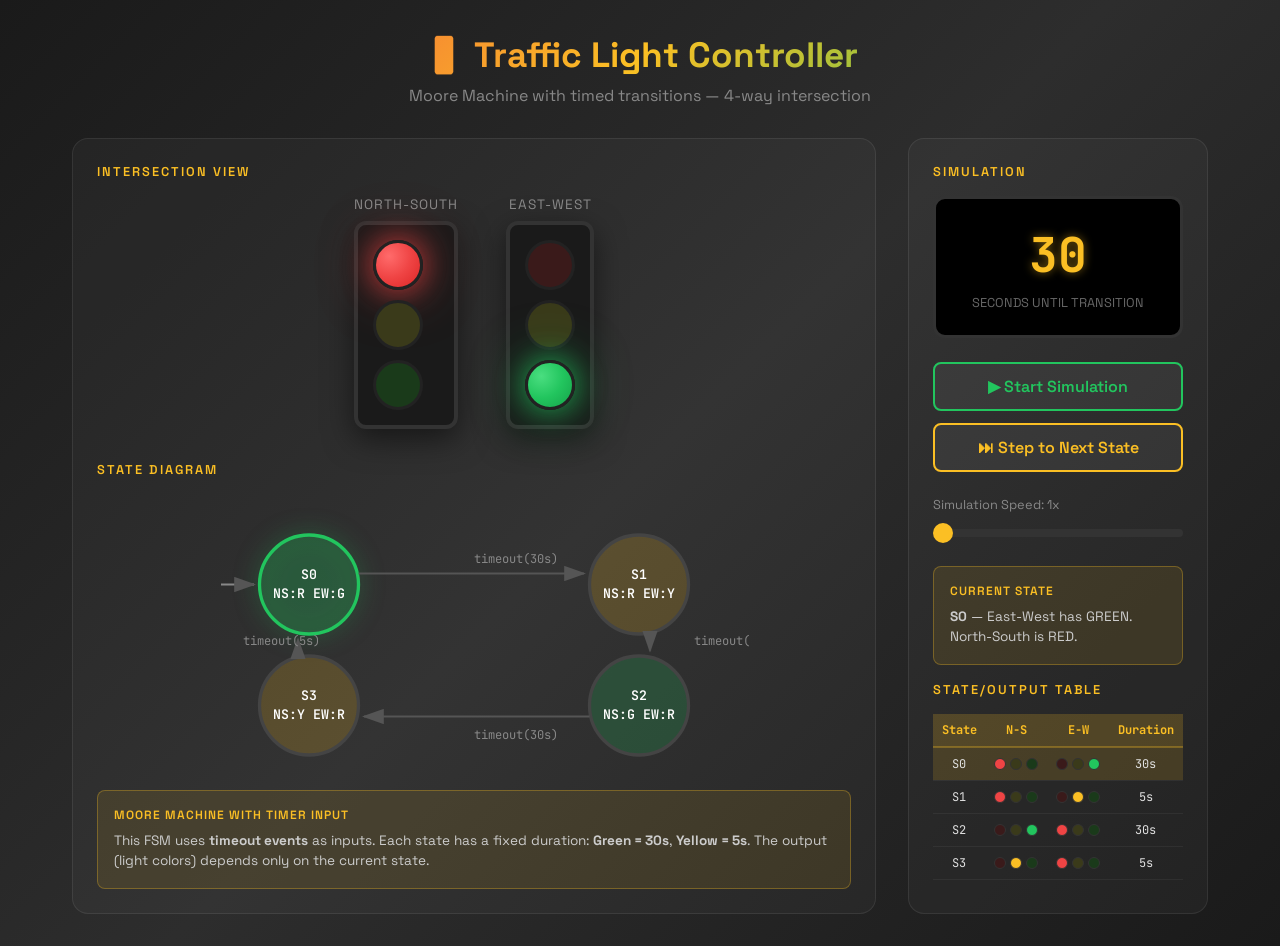
<file: fsm/fsm-traffic-light.html>
<!DOCTYPE html>
<html lang="en">
<head>
    <meta charset="UTF-8">
    <meta name="viewport" content="width=device-width, initial-scale=1.0">
    <title>FSM: Traffic Light Controller</title>
    <style>
        @import url('https://fonts.googleapis.com/css2?family=JetBrains+Mono:wght@400;600;700&family=Space+Grotesk:wght@400;500;600;700&display=swap');
        
        * {
            margin: 0;
            padding: 0;
            box-sizing: border-box;
        }
        
        body {
            font-family: 'Space Grotesk', sans-serif;
            background: linear-gradient(135deg, #1a1a1a 0%, #2d2d2d 50%, #1a1a1a 100%);
            min-height: 100vh;
            color: #e0e0e0;
        }
        
        .container {
            max-width: 1200px;
            margin: 0 auto;
            padding: 2rem;
        }
        
        header {
            text-align: center;
            margin-bottom: 2rem;
        }
        
        h1 {
            font-size: 2.2rem;
            font-weight: 700;
            background: linear-gradient(135deg, #ef4444 0%, #fbbf24 50%, #22c55e 100%);
            -webkit-background-clip: text;
            -webkit-text-fill-color: transparent;
            background-clip: text;
            margin-bottom: 0.5rem;
        }
        
        .subtitle {
            font-size: 1rem;
            color: #888;
        }
        
        .main-layout {
            display: grid;
            grid-template-columns: 1fr 300px;
            gap: 2rem;
        }
        
        @media (max-width: 900px) {
            .main-layout {
                grid-template-columns: 1fr;
            }
        }
        
        .panel {
            background: rgba(255, 255, 255, 0.03);
            border: 1px solid rgba(255, 255, 255, 0.08);
            border-radius: 16px;
            padding: 1.5rem;
        }
        
        .panel-title {
            font-size: 0.8rem;
            text-transform: uppercase;
            letter-spacing: 2px;
            color: #fbbf24;
            margin-bottom: 1rem;
            font-weight: 600;
        }
        
        /* Traffic Light Visual */
        .traffic-light-container {
            display: flex;
            justify-content: center;
            gap: 3rem;
            margin-bottom: 2rem;
        }
        
        .light-assembly {
            text-align: center;
        }
        
        .light-label {
            font-size: 0.85rem;
            color: #888;
            margin-bottom: 0.5rem;
            text-transform: uppercase;
            letter-spacing: 1px;
        }
        
        .traffic-light {
            background: #1a1a1a;
            border: 4px solid #333;
            border-radius: 12px;
            padding: 15px;
            display: flex;
            flex-direction: column;
            gap: 10px;
            box-shadow: 0 10px 30px rgba(0, 0, 0, 0.5);
        }
        
        .light {
            width: 50px;
            height: 50px;
            border-radius: 50%;
            border: 3px solid #222;
            transition: all 0.3s ease;
        }
        
        .light.red {
            background: #3a1a1a;
        }
        
        .light.red.on {
            background: radial-gradient(circle at 30% 30%, #ff6b6b, #ef4444, #dc2626);
            box-shadow: 0 0 30px rgba(239, 68, 68, 0.8), 0 0 60px rgba(239, 68, 68, 0.4);
        }
        
        .light.yellow {
            background: #3a3a1a;
        }
        
        .light.yellow.on {
            background: radial-gradient(circle at 30% 30%, #fde047, #fbbf24, #f59e0b);
            box-shadow: 0 0 30px rgba(251, 191, 36, 0.8), 0 0 60px rgba(251, 191, 36, 0.4);
        }
        
        .light.green {
            background: #1a3a1a;
        }
        
        .light.green.on {
            background: radial-gradient(circle at 30% 30%, #4ade80, #22c55e, #16a34a);
            box-shadow: 0 0 30px rgba(34, 197, 94, 0.8), 0 0 60px rgba(34, 197, 94, 0.4);
        }
        
        /* State Diagram */
        .diagram-container {
            display: flex;
            justify-content: center;
        }
        
        .diagram-svg {
            width: 100%;
            max-width: 550px;
            height: 280px;
        }
        
        .state-circle {
            fill: #2d2d2d;
            stroke: #444;
            stroke-width: 3;
            transition: all 0.3s ease;
        }
        
        .state-circle.active {
            stroke: #fbbf24;
            filter: drop-shadow(0 0 10px rgba(251, 191, 36, 0.5));
        }
        
        .state-circle.red-state { fill: rgba(239, 68, 68, 0.2); }
        .state-circle.yellow-state { fill: rgba(251, 191, 36, 0.2); }
        .state-circle.green-state { fill: rgba(34, 197, 94, 0.2); }
        
        .state-circle.red-state.active { stroke: #ef4444; filter: drop-shadow(0 0 10px rgba(239, 68, 68, 0.5)); }
        .state-circle.yellow-state.active { stroke: #fbbf24; filter: drop-shadow(0 0 10px rgba(251, 191, 36, 0.5)); }
        .state-circle.green-state.active { stroke: #22c55e; filter: drop-shadow(0 0 10px rgba(34, 197, 94, 0.5)); }
        
        .state-label {
            font-family: 'JetBrains Mono', monospace;
            font-size: 12px;
            font-weight: 600;
            fill: #fff;
            text-anchor: middle;
        }
        
        .transition-path {
            fill: none;
            stroke: #555;
            stroke-width: 2;
        }
        
        .transition-path.active {
            stroke: #fbbf24;
            stroke-width: 3;
        }
        
        .transition-label {
            font-family: 'JetBrains Mono', monospace;
            font-size: 11px;
            fill: #888;
        }
        
        /* Control Panel */
        .timer-display {
            background: #000;
            border: 3px solid #333;
            border-radius: 12px;
            padding: 1.5rem;
            text-align: center;
            margin-bottom: 1.5rem;
        }
        
        .timer-value {
            font-family: 'JetBrains Mono', monospace;
            font-size: 3rem;
            font-weight: 700;
            color: #fbbf24;
            text-shadow: 0 0 10px rgba(251, 191, 36, 0.5);
        }
        
        .timer-label {
            font-size: 0.8rem;
            color: #666;
            text-transform: uppercase;
            margin-top: 0.5rem;
        }
        
        .control-buttons {
            display: flex;
            flex-direction: column;
            gap: 0.75rem;
            margin-bottom: 1.5rem;
        }
        
        .control-btn {
            padding: 0.75rem 1rem;
            font-family: 'Space Grotesk', sans-serif;
            font-size: 1rem;
            font-weight: 600;
            border: 2px solid #444;
            border-radius: 8px;
            background: rgba(255, 255, 255, 0.05);
            color: #fff;
            cursor: pointer;
            transition: all 0.2s ease;
        }
        
        .control-btn:hover {
            background: rgba(255, 255, 255, 0.1);
        }
        
        .control-btn.play {
            border-color: #22c55e;
            color: #22c55e;
        }
        
        .control-btn.play:hover {
            background: rgba(34, 197, 94, 0.2);
        }
        
        .control-btn.pause {
            border-color: #ef4444;
            color: #ef4444;
        }
        
        .control-btn.pause:hover {
            background: rgba(239, 68, 68, 0.2);
        }
        
        .control-btn.step {
            border-color: #fbbf24;
            color: #fbbf24;
        }
        
        .control-btn.step:hover {
            background: rgba(251, 191, 36, 0.2);
        }
        
        .speed-control {
            margin-bottom: 1.5rem;
        }
        
        .speed-label {
            font-size: 0.8rem;
            color: #888;
            margin-bottom: 0.5rem;
        }
        
        .speed-slider {
            width: 100%;
            height: 8px;
            border-radius: 4px;
            background: #333;
            outline: none;
            -webkit-appearance: none;
        }
        
        .speed-slider::-webkit-slider-thumb {
            -webkit-appearance: none;
            width: 20px;
            height: 20px;
            border-radius: 50%;
            background: #fbbf24;
            cursor: pointer;
        }
        
        /* Info */
        .info-box {
            background: rgba(251, 191, 36, 0.1);
            border: 1px solid rgba(251, 191, 36, 0.3);
            border-radius: 8px;
            padding: 1rem;
            margin-top: 1rem;
        }
        
        .info-title {
            font-size: 0.75rem;
            text-transform: uppercase;
            letter-spacing: 1px;
            color: #fbbf24;
            margin-bottom: 0.5rem;
            font-weight: 600;
        }
        
        .info-text {
            font-size: 0.85rem;
            color: #ccc;
            line-height: 1.5;
        }
        
        /* State Table */
        .state-table {
            width: 100%;
            border-collapse: collapse;
            font-family: 'JetBrains Mono', monospace;
            font-size: 0.75rem;
            margin-top: 1rem;
        }
        
        .state-table th {
            background: rgba(251, 191, 36, 0.2);
            padding: 0.5rem;
            text-align: center;
            border-bottom: 2px solid rgba(251, 191, 36, 0.3);
            color: #fbbf24;
        }
        
        .state-table td {
            padding: 0.5rem;
            text-align: center;
            border-bottom: 1px solid rgba(255, 255, 255, 0.05);
        }
        
        .state-table tr.current {
            background: rgba(251, 191, 36, 0.15);
        }
        
        .ns-lights, .ew-lights {
            display: flex;
            gap: 4px;
            justify-content: center;
        }
        
        .mini-light {
            width: 12px;
            height: 12px;
            border-radius: 50%;
            border: 1px solid #333;
        }
        
        .mini-light.r { background: #3a1a1a; }
        .mini-light.y { background: #3a3a1a; }
        .mini-light.g { background: #1a3a1a; }
        .mini-light.r.on { background: #ef4444; }
        .mini-light.y.on { background: #fbbf24; }
        .mini-light.g.on { background: #22c55e; }
    </style>
</head>
<body>
    <div class="container">
        <header>
            <h1>🚦 Traffic Light Controller</h1>
            <p class="subtitle">Moore Machine with timed transitions — 4-way intersection</p>
        </header>
        
        <div class="main-layout">
            <div class="panel">
                <!-- Traffic Lights Visual -->
                <h2 class="panel-title">Intersection View</h2>
                <div class="traffic-light-container">
                    <div class="light-assembly">
                        <div class="light-label">North-South</div>
                        <div class="traffic-light" id="ns-light">
                            <div class="light red on" id="ns-red"></div>
                            <div class="light yellow" id="ns-yellow"></div>
                            <div class="light green" id="ns-green"></div>
                        </div>
                    </div>
                    <div class="light-assembly">
                        <div class="light-label">East-West</div>
                        <div class="traffic-light" id="ew-light">
                            <div class="light red" id="ew-red"></div>
                            <div class="light yellow" id="ew-yellow"></div>
                            <div class="light green on" id="ew-green"></div>
                        </div>
                    </div>
                </div>
                
                <!-- State Diagram -->
                <h2 class="panel-title">State Diagram</h2>
                <div class="diagram-container">
                    <svg class="diagram-svg" viewBox="0 0 500 250">
                        <defs>
                            <marker id="arrowhead" markerWidth="10" markerHeight="7" refX="9" refY="3.5" orient="auto">
                                <polygon points="0 0, 10 3.5, 0 7" fill="#555"/>
                            </marker>
                            <marker id="arrowhead-active" markerWidth="10" markerHeight="7" refX="9" refY="3.5" orient="auto">
                                <polygon points="0 0, 10 3.5, 0 7" fill="#fbbf24"/>
                            </marker>
                        </defs>
                        
                        <!-- States in a cycle -->
                        <!-- S0: NS=Red, EW=Green -->
                        <circle id="state-s0" class="state-circle green-state active" cx="100" cy="80" r="45"/>
                        <text class="state-label" x="100" y="75">S0</text>
                        <text class="state-label" x="100" y="92" font-size="9" fill="#888">NS:R EW:G</text>
                        
                        <!-- S1: NS=Red, EW=Yellow -->
                        <circle id="state-s1" class="state-circle yellow-state" cx="400" cy="80" r="45"/>
                        <text class="state-label" x="400" y="75">S1</text>
                        <text class="state-label" x="400" y="92" font-size="9" fill="#888">NS:R EW:Y</text>
                        
                        <!-- S2: NS=Green, EW=Red -->
                        <circle id="state-s2" class="state-circle green-state" cx="400" cy="190" r="45"/>
                        <text class="state-label" x="400" y="185">S2</text>
                        <text class="state-label" x="400" y="202" font-size="9" fill="#888">NS:G EW:R</text>
                        
                        <!-- S3: NS=Yellow, EW=Red -->
                        <circle id="state-s3" class="state-circle yellow-state" cx="100" cy="190" r="45"/>
                        <text class="state-label" x="100" y="185">S3</text>
                        <text class="state-label" x="100" y="202" font-size="9" fill="#888">NS:Y EW:R</text>
                        
                        <!-- Transitions -->
                        <!-- S0 -> S1: timeout(30s) -->
                        <path id="trans-s0-s1" class="transition-path" d="M 145 70 L 350 70" marker-end="url(#arrowhead)"/>
                        <text id="label-s0-s1" class="transition-label" x="250" y="60">timeout(30s)</text>
                        
                        <!-- S1 -> S2: timeout(5s) -->
                        <path id="trans-s1-s2" class="transition-path" d="M 410 125 L 410 140" marker-end="url(#arrowhead)"/>
                        <text id="label-s1-s2" class="transition-label" x="450" y="135">timeout(5s)</text>
                        
                        <!-- S2 -> S3: timeout(30s) -->
                        <path id="trans-s2-s3" class="transition-path" d="M 355 200 L 150 200" marker-end="url(#arrowhead)"/>
                        <text id="label-s2-s3" class="transition-label" x="250" y="220">timeout(30s)</text>
                        
                        <!-- S3 -> S0: timeout(5s) -->
                        <path id="trans-s3-s0" class="transition-path" d="M 90 145 L 90 130" marker-end="url(#arrowhead)"/>
                        <text id="label-s3-s0" class="transition-label" x="40" y="135">timeout(5s)</text>
                        
                        <!-- Start arrow -->
                        <path d="M 20 80 L 50 80" stroke="#888" stroke-width="2" marker-end="url(#arrowhead)"/>
                    </svg>
                </div>
                
                <div class="info-box">
                    <div class="info-title">Moore Machine with Timer Input</div>
                    <div class="info-text">
                        This FSM uses <strong>timeout events</strong> as inputs. Each state has a fixed duration:
                        <strong>Green = 30s</strong>, <strong>Yellow = 5s</strong>. 
                        The output (light colors) depends only on the current state.
                    </div>
                </div>
            </div>
            
            <!-- Control Panel -->
            <div class="panel">
                <h2 class="panel-title">Simulation</h2>
                
                <div class="timer-display">
                    <div class="timer-value" id="timer-value">30</div>
                    <div class="timer-label">Seconds until transition</div>
                </div>
                
                <div class="control-buttons">
                    <button class="control-btn play" id="play-btn" onclick="toggleSimulation()">
                        ▶ Start Simulation
                    </button>
                    <button class="control-btn step" onclick="stepForward()">
                        ⏭ Step to Next State
                    </button>
                </div>
                
                <div class="speed-control">
                    <div class="speed-label">Simulation Speed: <span id="speed-display">1x</span></div>
                    <input type="range" class="speed-slider" id="speed-slider" min="1" max="10" value="1" onchange="updateSpeed()">
                </div>
                
                <div class="info-box">
                    <div class="info-title">Current State</div>
                    <div class="info-text" id="state-description">
                        <strong>S0</strong> — East-West has GREEN. North-South is RED.
                    </div>
                </div>
                
                <h3 class="panel-title" style="margin-top: 1rem;">State/Output Table</h3>
                <table class="state-table">
                    <thead>
                        <tr>
                            <th>State</th>
                            <th>N-S</th>
                            <th>E-W</th>
                            <th>Duration</th>
                        </tr>
                    </thead>
                    <tbody>
                        <tr id="row-s0" class="current">
                            <td>S0</td>
                            <td>
                                <div class="ns-lights">
                                    <div class="mini-light r on"></div>
                                    <div class="mini-light y"></div>
                                    <div class="mini-light g"></div>
                                </div>
                            </td>
                            <td>
                                <div class="ew-lights">
                                    <div class="mini-light r"></div>
                                    <div class="mini-light y"></div>
                                    <div class="mini-light g on"></div>
                                </div>
                            </td>
                            <td>30s</td>
                        </tr>
                        <tr id="row-s1">
                            <td>S1</td>
                            <td>
                                <div class="ns-lights">
                                    <div class="mini-light r on"></div>
                                    <div class="mini-light y"></div>
                                    <div class="mini-light g"></div>
                                </div>
                            </td>
                            <td>
                                <div class="ew-lights">
                                    <div class="mini-light r"></div>
                                    <div class="mini-light y on"></div>
                                    <div class="mini-light g"></div>
                                </div>
                            </td>
                            <td>5s</td>
                        </tr>
                        <tr id="row-s2">
                            <td>S2</td>
                            <td>
                                <div class="ns-lights">
                                    <div class="mini-light r"></div>
                                    <div class="mini-light y"></div>
                                    <div class="mini-light g on"></div>
                                </div>
                            </td>
                            <td>
                                <div class="ew-lights">
                                    <div class="mini-light r on"></div>
                                    <div class="mini-light y"></div>
                                    <div class="mini-light g"></div>
                                </div>
                            </td>
                            <td>30s</td>
                        </tr>
                        <tr id="row-s3">
                            <td>S3</td>
                            <td>
                                <div class="ns-lights">
                                    <div class="mini-light r"></div>
                                    <div class="mini-light y on"></div>
                                    <div class="mini-light g"></div>
                                </div>
                            </td>
                            <td>
                                <div class="ew-lights">
                                    <div class="mini-light r on"></div>
                                    <div class="mini-light y"></div>
                                    <div class="mini-light g"></div>
                                </div>
                            </td>
                            <td>5s</td>
                        </tr>
                    </tbody>
                </table>
            </div>
        </div>
    </div>
    
    <script>
        // States with outputs and durations
        const STATES = {
            S0: { 
                ns: { r: true, y: false, g: false },
                ew: { r: false, y: false, g: true },
                duration: 30,
                desc: 'East-West has GREEN. North-South is RED.',
                next: 'S1'
            },
            S1: { 
                ns: { r: true, y: false, g: false },
                ew: { r: false, y: true, g: false },
                duration: 5,
                desc: 'East-West YELLOW (warning). North-South still RED.',
                next: 'S2'
            },
            S2: { 
                ns: { r: false, y: false, g: true },
                ew: { r: true, y: false, g: false },
                duration: 30,
                desc: 'North-South has GREEN. East-West is RED.',
                next: 'S3'
            },
            S3: { 
                ns: { r: false, y: true, g: false },
                ew: { r: true, y: false, g: false },
                duration: 5,
                desc: 'North-South YELLOW (warning). East-West still RED.',
                next: 'S0'
            }
        };
        
        let currentState = 'S0';
        let timer = STATES.S0.duration;
        let isRunning = false;
        let intervalId = null;
        let speed = 1;
        
        function updateLights() {
            const state = STATES[currentState];
            
            // Update NS lights
            document.getElementById('ns-red').classList.toggle('on', state.ns.r);
            document.getElementById('ns-yellow').classList.toggle('on', state.ns.y);
            document.getElementById('ns-green').classList.toggle('on', state.ns.g);
            
            // Update EW lights
            document.getElementById('ew-red').classList.toggle('on', state.ew.r);
            document.getElementById('ew-yellow').classList.toggle('on', state.ew.y);
            document.getElementById('ew-green').classList.toggle('on', state.ew.g);
        }
        
        function updateDiagram() {
            // Clear all active states
            document.querySelectorAll('.state-circle').forEach(el => el.classList.remove('active'));
            document.querySelectorAll('.transition-path').forEach(el => {
                el.classList.remove('active');
                el.setAttribute('marker-end', 'url(#arrowhead)');
            });
            
            // Highlight current state
            document.getElementById(`state-${currentState.toLowerCase()}`).classList.add('active');
            
            // Update table
            document.querySelectorAll('.state-table tbody tr').forEach(row => {
                row.classList.remove('current');
            });
            document.getElementById(`row-${currentState.toLowerCase()}`).classList.add('current');
            
            // Update description
            document.getElementById('state-description').innerHTML = 
                `<strong>${currentState}</strong> — ${STATES[currentState].desc}`;
        }
        
        function updateTimer() {
            document.getElementById('timer-value').textContent = timer;
        }
        
        function animateTransition(from, to) {
            const transId = `trans-${from.toLowerCase()}-${to.toLowerCase()}`;
            const path = document.getElementById(transId);
            if (path) {
                path.classList.add('active');
                path.setAttribute('marker-end', 'url(#arrowhead-active)');
                
                setTimeout(() => {
                    path.classList.remove('active');
                    path.setAttribute('marker-end', 'url(#arrowhead)');
                }, 500);
            }
        }
        
        function tick() {
            timer--;
            updateTimer();
            
            if (timer <= 0) {
                const prevState = currentState;
                currentState = STATES[currentState].next;
                timer = STATES[currentState].duration;
                
                animateTransition(prevState, currentState);
                updateLights();
                updateDiagram();
                updateTimer();
            }
        }
        
        function toggleSimulation() {
            const btn = document.getElementById('play-btn');
            
            if (isRunning) {
                clearInterval(intervalId);
                isRunning = false;
                btn.textContent = '▶ Start Simulation';
                btn.classList.remove('pause');
                btn.classList.add('play');
            } else {
                intervalId = setInterval(tick, 1000 / speed);
                isRunning = true;
                btn.textContent = '⏸ Pause Simulation';
                btn.classList.remove('play');
                btn.classList.add('pause');
            }
        }
        
        function stepForward() {
            const prevState = currentState;
            currentState = STATES[currentState].next;
            timer = STATES[currentState].duration;
            
            animateTransition(prevState, currentState);
            updateLights();
            updateDiagram();
            updateTimer();
        }
        
        function updateSpeed() {
            speed = parseInt(document.getElementById('speed-slider').value);
            document.getElementById('speed-display').textContent = speed + 'x';
            
            if (isRunning) {
                clearInterval(intervalId);
                intervalId = setInterval(tick, 1000 / speed);
            }
        }
        
        // Initialize
        updateLights();
        updateDiagram();
        updateTimer();
    </script>
</body>
</html>
</file>
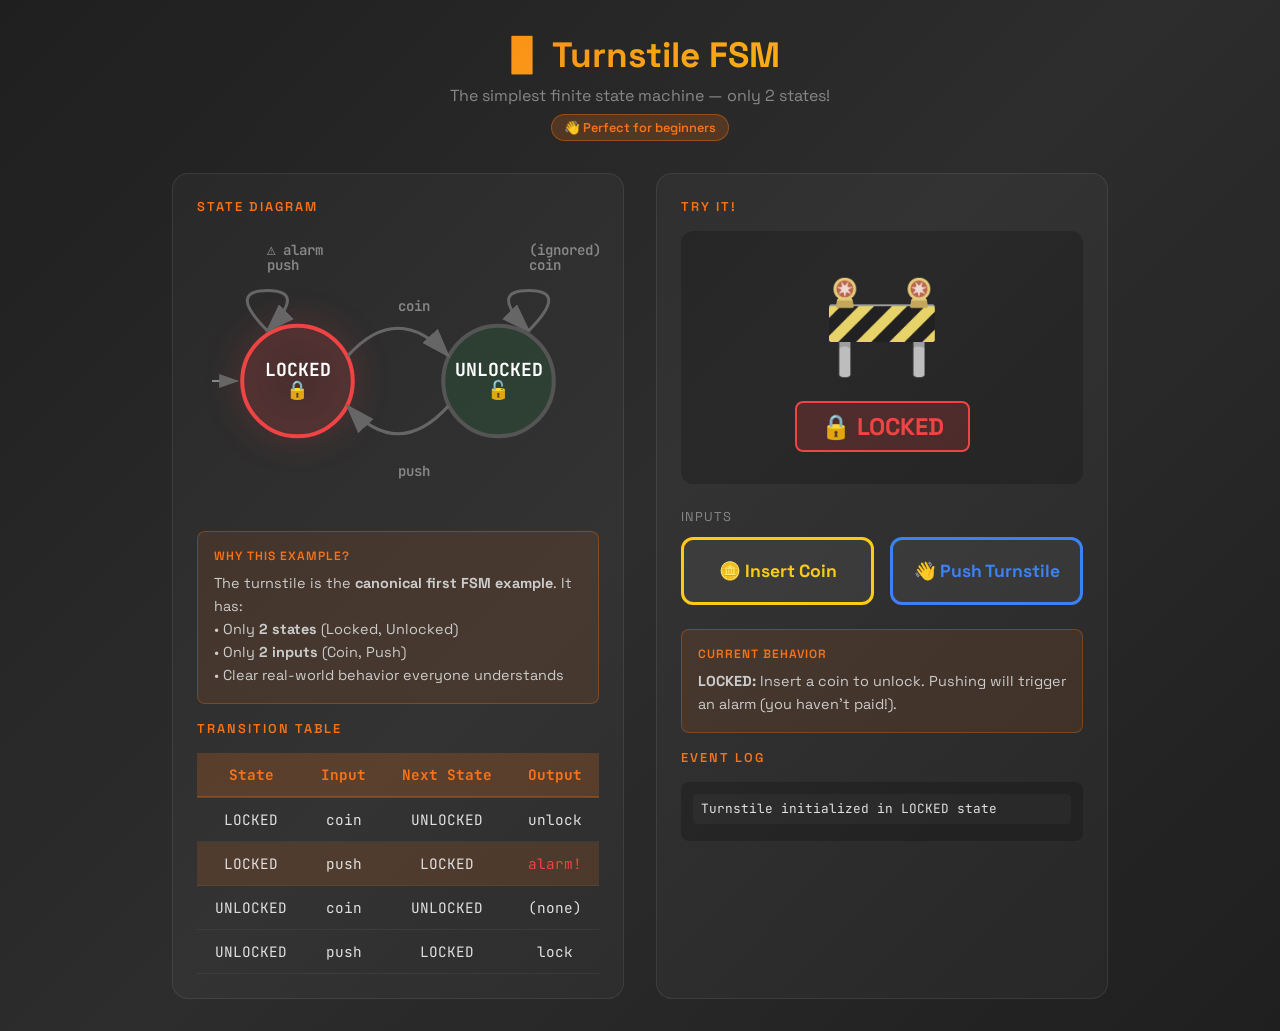
<file: fsm/fsm-turnstile.html>
<!DOCTYPE html>
<html lang="en">
<head>
    <meta charset="UTF-8">
    <meta name="viewport" content="width=device-width, initial-scale=1.0">
    <title>FSM: Turnstile</title>
    <style>
        @import url('https://fonts.googleapis.com/css2?family=JetBrains+Mono:wght@400;600;700&family=Space+Grotesk:wght@400;500;600;700&display=swap');
        
        * {
            margin: 0;
            padding: 0;
            box-sizing: border-box;
        }
        
        body {
            font-family: 'Space Grotesk', sans-serif;
            background: linear-gradient(135deg, #1f1f1f 0%, #2d2d2d 50%, #1f1f1f 100%);
            min-height: 100vh;
            color: #e0e0e0;
        }
        
        .container {
            max-width: 1000px;
            margin: 0 auto;
            padding: 2rem;
        }
        
        header {
            text-align: center;
            margin-bottom: 2rem;
        }
        
        h1 {
            font-size: 2.2rem;
            font-weight: 700;
            background: linear-gradient(135deg, #f97316 0%, #facc15 100%);
            -webkit-background-clip: text;
            -webkit-text-fill-color: transparent;
            background-clip: text;
            margin-bottom: 0.5rem;
        }
        
        .subtitle {
            font-size: 1rem;
            color: #888;
        }
        
        .badge {
            display: inline-block;
            background: rgba(249, 115, 22, 0.2);
            border: 1px solid rgba(249, 115, 22, 0.4);
            color: #f97316;
            padding: 0.25rem 0.75rem;
            border-radius: 999px;
            font-size: 0.8rem;
            font-weight: 600;
            margin-top: 0.5rem;
        }
        
        .main-layout {
            display: grid;
            grid-template-columns: 1fr 1fr;
            gap: 2rem;
        }
        
        @media (max-width: 800px) {
            .main-layout {
                grid-template-columns: 1fr;
            }
        }
        
        .panel {
            background: rgba(255, 255, 255, 0.03);
            border: 1px solid rgba(255, 255, 255, 0.08);
            border-radius: 16px;
            padding: 1.5rem;
        }
        
        .panel-title {
            font-size: 0.8rem;
            text-transform: uppercase;
            letter-spacing: 2px;
            color: #f97316;
            margin-bottom: 1rem;
            font-weight: 600;
        }
        
        /* State Diagram - Large and Clear */
        .diagram-svg {
            width: 100%;
            height: 300px;
            display: block;
        }
        
        .state-circle {
            fill: #2d2d2d;
            stroke: #555;
            stroke-width: 4;
            transition: all 0.3s ease;
        }
        
        .state-circle.locked {
            fill: rgba(239, 68, 68, 0.1);
        }
        
        .state-circle.unlocked {
            fill: rgba(34, 197, 94, 0.1);
        }
        
        .state-circle.active {
            filter: drop-shadow(0 0 15px currentColor);
        }
        
        .state-circle.locked.active {
            stroke: #ef4444;
            filter: drop-shadow(0 0 15px rgba(239, 68, 68, 0.6));
        }
        
        .state-circle.unlocked.active {
            stroke: #22c55e;
            filter: drop-shadow(0 0 15px rgba(34, 197, 94, 0.6));
        }
        
        .state-label {
            font-family: 'JetBrains Mono', monospace;
            font-size: 18px;
            font-weight: 700;
            fill: #fff;
            text-anchor: middle;
        }
        
        .transition-path {
            fill: none;
            stroke: #666;
            stroke-width: 3;
        }
        
        .transition-path.active {
            stroke: #f97316;
            stroke-width: 4;
            filter: drop-shadow(0 0 6px rgba(249, 115, 22, 0.6));
        }
        
        .transition-label {
            font-family: 'JetBrains Mono', monospace;
            font-size: 14px;
            font-weight: 600;
            fill: #888;
        }
        
        .transition-label.active {
            fill: #f97316;
        }
        
        /* Turnstile Visual */
        .turnstile-visual {
            text-align: center;
            padding: 2rem;
            background: rgba(0, 0, 0, 0.2);
            border-radius: 12px;
            margin-bottom: 1.5rem;
        }
        
        .turnstile-icon {
            font-size: 6rem;
            margin-bottom: 1rem;
            transition: all 0.3s ease;
        }
        
        .turnstile-icon.locked {
            filter: grayscale(0.5);
        }
        
        .turnstile-status {
            font-size: 1.5rem;
            font-weight: 700;
            padding: 0.5rem 1.5rem;
            border-radius: 8px;
            display: inline-block;
        }
        
        .turnstile-status.locked {
            background: rgba(239, 68, 68, 0.2);
            border: 2px solid #ef4444;
            color: #ef4444;
        }
        
        .turnstile-status.unlocked {
            background: rgba(34, 197, 94, 0.2);
            border: 2px solid #22c55e;
            color: #22c55e;
        }
        
        /* Input Buttons */
        .input-section {
            margin-bottom: 1.5rem;
        }
        
        .input-label {
            font-size: 0.8rem;
            color: #888;
            margin-bottom: 0.75rem;
            text-transform: uppercase;
            letter-spacing: 1px;
        }
        
        .input-buttons {
            display: flex;
            gap: 1rem;
        }
        
        .input-btn {
            flex: 1;
            padding: 1.25rem;
            font-family: 'Space Grotesk', sans-serif;
            font-size: 1.1rem;
            font-weight: 700;
            border: 3px solid #555;
            border-radius: 12px;
            background: rgba(255, 255, 255, 0.05);
            color: #fff;
            cursor: pointer;
            transition: all 0.2s ease;
        }
        
        .input-btn:hover {
            background: rgba(255, 255, 255, 0.1);
            transform: scale(1.02);
        }
        
        .input-btn:active {
            transform: scale(0.98);
        }
        
        .input-btn.coin {
            border-color: #facc15;
            color: #facc15;
        }
        
        .input-btn.coin:hover {
            background: rgba(250, 204, 21, 0.2);
        }
        
        .input-btn.push {
            border-color: #3b82f6;
            color: #3b82f6;
        }
        
        .input-btn.push:hover {
            background: rgba(59, 130, 246, 0.2);
        }
        
        /* Info Boxes */
        .info-box {
            background: rgba(249, 115, 22, 0.1);
            border: 1px solid rgba(249, 115, 22, 0.3);
            border-radius: 8px;
            padding: 1rem;
            margin-bottom: 1rem;
        }
        
        .info-title {
            font-size: 0.75rem;
            text-transform: uppercase;
            letter-spacing: 1px;
            color: #f97316;
            margin-bottom: 0.5rem;
            font-weight: 600;
        }
        
        .info-text {
            font-size: 0.9rem;
            color: #ccc;
            line-height: 1.6;
        }
        
        /* Transition Table */
        .trans-table {
            width: 100%;
            border-collapse: collapse;
            font-family: 'JetBrains Mono', monospace;
            font-size: 0.9rem;
        }
        
        .trans-table th {
            background: rgba(249, 115, 22, 0.2);
            padding: 0.75rem;
            text-align: center;
            border-bottom: 2px solid rgba(249, 115, 22, 0.3);
            color: #f97316;
        }
        
        .trans-table td {
            padding: 0.75rem;
            text-align: center;
            border-bottom: 1px solid rgba(255, 255, 255, 0.05);
        }
        
        .trans-table tr.current {
            background: rgba(249, 115, 22, 0.15);
        }
        
        .output-alarm {
            color: #ef4444;
        }
        
        /* Log */
        .event-log {
            max-height: 180px;
            overflow-y: auto;
            background: rgba(0, 0, 0, 0.2);
            border-radius: 8px;
            padding: 0.75rem;
        }
        
        .log-item {
            font-family: 'JetBrains Mono', monospace;
            font-size: 0.8rem;
            padding: 0.4rem 0.5rem;
            margin-bottom: 0.3rem;
            border-radius: 4px;
            background: rgba(255, 255, 255, 0.03);
        }
        
        .log-item.coin {
            border-left: 3px solid #facc15;
        }
        
        .log-item.push {
            border-left: 3px solid #3b82f6;
        }
        
        .log-item.alarm {
            border-left: 3px solid #ef4444;
            background: rgba(239, 68, 68, 0.1);
        }
        
        .log-item.success {
            border-left: 3px solid #22c55e;
            background: rgba(34, 197, 94, 0.1);
        }
    </style>
</head>
<body>
    <div class="container">
        <header>
            <h1>🚪 Turnstile FSM</h1>
            <p class="subtitle">The simplest finite state machine — only 2 states!</p>
            <span class="badge">👋 Perfect for beginners</span>
        </header>
        
        <div class="main-layout">
            <!-- State Diagram -->
            <div class="panel">
                <h2 class="panel-title">State Diagram</h2>
                <svg class="diagram-svg" viewBox="0 0 400 280">
                    <defs>
                        <marker id="arrowhead" markerWidth="10" markerHeight="7" refX="9" refY="3.5" orient="auto">
                            <polygon points="0 0, 10 3.5, 0 7" fill="#666"/>
                        </marker>
                        <marker id="arrowhead-active" markerWidth="10" markerHeight="7" refX="9" refY="3.5" orient="auto">
                            <polygon points="0 0, 10 3.5, 0 7" fill="#f97316"/>
                        </marker>
                    </defs>
                    
                    <!-- LOCKED State -->
                    <circle id="state-locked" class="state-circle locked active" cx="100" cy="140" r="55"/>
                    <text class="state-label" x="100" y="135">LOCKED</text>
                    <text class="state-label" x="100" y="155" font-size="12" fill="#ef4444">🔒</text>
                    
                    <!-- UNLOCKED State -->
                    <circle id="state-unlocked" class="state-circle unlocked" cx="300" cy="140" r="55"/>
                    <text class="state-label" x="300" y="135">UNLOCKED</text>
                    <text class="state-label" x="300" y="155" font-size="12" fill="#22c55e">🔓</text>
                    
                    <!-- Start arrow -->
                    <path d="M 15 140 L 40 140" stroke="#888" stroke-width="2" marker-end="url(#arrowhead)"/>
                    
                    <!-- LOCKED -> UNLOCKED (coin) -->
                    <path id="trans-locked-unlocked" class="transition-path" 
                          d="M 150 115 Q 200 60 250 115" marker-end="url(#arrowhead)"/>
                    <text id="label-locked-unlocked" class="transition-label" x="200" y="70">coin</text>
                    
                    <!-- UNLOCKED -> LOCKED (push) -->
                    <path id="trans-unlocked-locked" class="transition-path" 
                          d="M 250 165 Q 200 220 150 165" marker-end="url(#arrowhead)"/>
                    <text id="label-unlocked-locked" class="transition-label" x="200" y="235">push</text>
                    
                    <!-- LOCKED -> LOCKED (push - alarm!) -->
                    <path id="trans-locked-locked" class="transition-path" 
                          d="M 70 90 Q 30 50 70 50 Q 110 50 70 90" marker-end="url(#arrowhead)"/>
                    <text id="label-locked-locked" class="transition-label" x="70" y="30">push</text>
                    <text class="transition-label output-alarm" x="70" y="15" font-size="10">⚠️ alarm</text>
                    
                    <!-- UNLOCKED -> UNLOCKED (coin - ignored) -->
                    <path id="trans-unlocked-unlocked" class="transition-path" 
                          d="M 330 90 Q 370 50 330 50 Q 290 50 330 90" marker-end="url(#arrowhead)"/>
                    <text id="label-unlocked-unlocked" class="transition-label" x="330" y="30">coin</text>
                    <text class="transition-label" x="330" y="15" font-size="10" fill="#888">(ignored)</text>
                </svg>
                
                <div class="info-box">
                    <div class="info-title">Why This Example?</div>
                    <div class="info-text">
                        The turnstile is the <strong>canonical first FSM example</strong>. It has:
                        <br>• Only <strong>2 states</strong> (Locked, Unlocked)
                        <br>• Only <strong>2 inputs</strong> (Coin, Push)
                        <br>• Clear real-world behavior everyone understands
                    </div>
                </div>
                
                <h3 class="panel-title" style="margin-top: 1rem;">Transition Table</h3>
                <table class="trans-table">
                    <thead>
                        <tr>
                            <th>State</th>
                            <th>Input</th>
                            <th>Next State</th>
                            <th>Output</th>
                        </tr>
                    </thead>
                    <tbody>
                        <tr id="row-locked-coin">
                            <td>LOCKED</td>
                            <td>coin</td>
                            <td>UNLOCKED</td>
                            <td>unlock</td>
                        </tr>
                        <tr id="row-locked-push" class="current">
                            <td>LOCKED</td>
                            <td>push</td>
                            <td>LOCKED</td>
                            <td class="output-alarm">alarm!</td>
                        </tr>
                        <tr id="row-unlocked-coin">
                            <td>UNLOCKED</td>
                            <td>coin</td>
                            <td>UNLOCKED</td>
                            <td>(none)</td>
                        </tr>
                        <tr id="row-unlocked-push">
                            <td>UNLOCKED</td>
                            <td>push</td>
                            <td>LOCKED</td>
                            <td>lock</td>
                        </tr>
                    </tbody>
                </table>
            </div>
            
            <!-- Interactive Panel -->
            <div class="panel">
                <h2 class="panel-title">Try It!</h2>
                
                <div class="turnstile-visual">
                    <div class="turnstile-icon locked" id="turnstile-icon">🚧</div>
                    <div class="turnstile-status locked" id="turnstile-status">🔒 LOCKED</div>
                </div>
                
                <div class="input-section">
                    <div class="input-label">Inputs</div>
                    <div class="input-buttons">
                        <button class="input-btn coin" onclick="inputCoin()">
                            🪙 Insert Coin
                        </button>
                        <button class="input-btn push" onclick="inputPush()">
                            👋 Push Turnstile
                        </button>
                    </div>
                </div>
                
                <div class="info-box">
                    <div class="info-title">Current Behavior</div>
                    <div class="info-text" id="behavior-text">
                        <strong>LOCKED:</strong> Insert a coin to unlock. 
                        Pushing will trigger an alarm (you haven't paid!).
                    </div>
                </div>
                
                <h3 class="panel-title" style="margin-top: 1rem;">Event Log</h3>
                <div class="event-log" id="event-log">
                    <div class="log-item">Turnstile initialized in LOCKED state</div>
                </div>
            </div>
        </div>
    </div>
    
    <script>
        let currentState = 'LOCKED';
        
        function inputCoin() {
            const prevState = currentState;
            
            if (currentState === 'LOCKED') {
                currentState = 'UNLOCKED';
                logEvent('coin', 'LOCKED → UNLOCKED (unlocked!)', 'success');
                animateTransition('locked', 'unlocked');
            } else {
                logEvent('coin', 'UNLOCKED → UNLOCKED (coin ignored)', 'coin');
                animateTransition('unlocked', 'unlocked');
            }
            
            updateDisplay();
        }
        
        function inputPush() {
            const prevState = currentState;
            
            if (currentState === 'LOCKED') {
                logEvent('push', 'LOCKED → LOCKED ⚠️ ALARM!', 'alarm');
                animateTransition('locked', 'locked');
                // Visual alarm effect
                document.getElementById('turnstile-icon').style.animation = 'shake 0.5s';
                setTimeout(() => {
                    document.getElementById('turnstile-icon').style.animation = '';
                }, 500);
            } else {
                currentState = 'LOCKED';
                logEvent('push', 'UNLOCKED → LOCKED (person passed through)', 'success');
                animateTransition('unlocked', 'locked');
            }
            
            updateDisplay();
        }
        
        function animateTransition(from, to) {
            // Clear previous
            document.querySelectorAll('.state-circle').forEach(el => el.classList.remove('active'));
            document.querySelectorAll('.transition-path').forEach(el => {
                el.classList.remove('active');
                el.setAttribute('marker-end', 'url(#arrowhead)');
            });
            document.querySelectorAll('.transition-label').forEach(el => el.classList.remove('active'));
            
            // Highlight transition
            const transId = `trans-${from}-${to}`;
            const path = document.getElementById(transId);
            const label = document.getElementById(`label-${from}-${to}`);
            
            if (path) {
                path.classList.add('active');
                path.setAttribute('marker-end', 'url(#arrowhead-active)');
            }
            if (label) label.classList.add('active');
            
            // Highlight new state
            document.getElementById(`state-${to}`).classList.add('active');
        }
        
        function updateDisplay() {
            const icon = document.getElementById('turnstile-icon');
            const status = document.getElementById('turnstile-status');
            const behavior = document.getElementById('behavior-text');
            
            if (currentState === 'LOCKED') {
                icon.textContent = '🚧';
                icon.className = 'turnstile-icon locked';
                status.textContent = '🔒 LOCKED';
                status.className = 'turnstile-status locked';
                behavior.innerHTML = `
                    <strong>LOCKED:</strong> Insert a coin to unlock. 
                    Pushing will trigger an alarm (you haven't paid!).
                `;
            } else {
                icon.textContent = '🚶';
                icon.className = 'turnstile-icon unlocked';
                status.textContent = '🔓 UNLOCKED';
                status.className = 'turnstile-status unlocked';
                behavior.innerHTML = `
                    <strong>UNLOCKED:</strong> Push to go through (then locks again). 
                    Extra coins are ignored (already paid!).
                `;
            }
            
            // Update table highlighting
            document.querySelectorAll('.trans-table tbody tr').forEach(row => {
                row.classList.remove('current');
            });
            
            // Highlight relevant rows for current state
            if (currentState === 'LOCKED') {
                document.getElementById('row-locked-push').classList.add('current');
            } else {
                document.getElementById('row-unlocked-push').classList.add('current');
            }
        }
        
        function logEvent(type, message, className) {
            const log = document.getElementById('event-log');
            const item = document.createElement('div');
            item.className = `log-item ${className}`;
            item.textContent = message;
            log.insertBefore(item, log.firstChild);
            
            // Keep only last 15 items
            while (log.children.length > 15) {
                log.removeChild(log.lastChild);
            }
        }
        
        // Add shake animation
        const style = document.createElement('style');
        style.textContent = `
            @keyframes shake {
                0%, 100% { transform: translateX(0); }
                25% { transform: translateX(-10px); }
                75% { transform: translateX(10px); }
            }
        `;
        document.head.appendChild(style);
        
        // Initialize
        updateDisplay();
    </script>
</body>
</html>
</file>
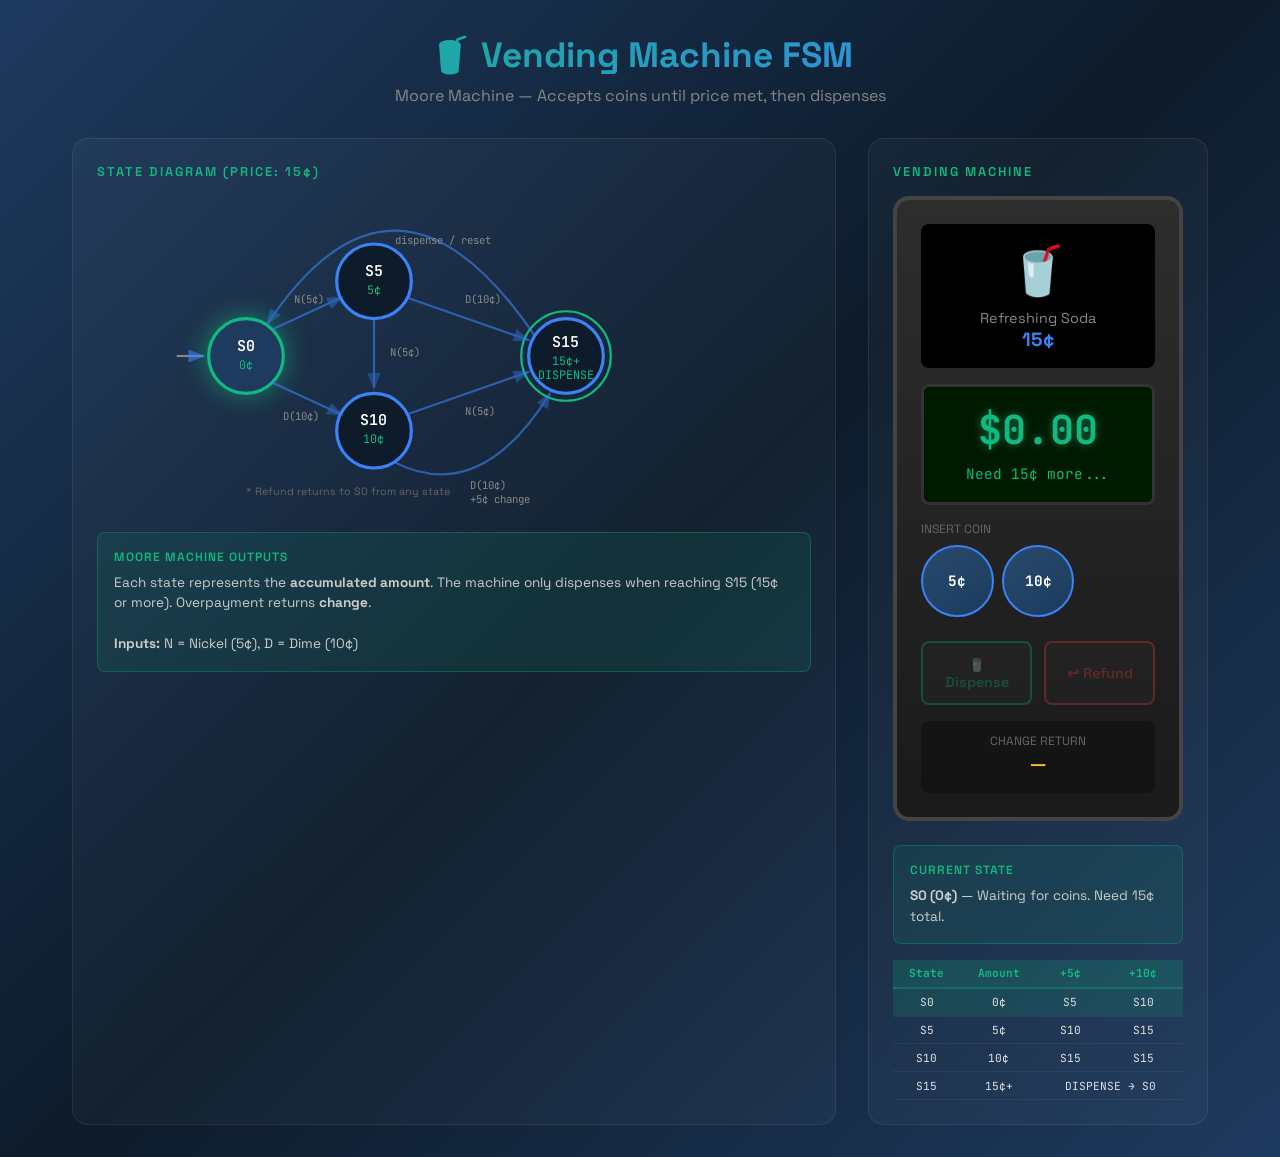
<file: fsm/fsm-vending-machine.html>
<!DOCTYPE html>
<html lang="en">
<head>
    <meta charset="UTF-8">
    <meta name="viewport" content="width=device-width, initial-scale=1.0">
    <title>FSM: Vending Machine</title>
    <style>
        @import url('https://fonts.googleapis.com/css2?family=JetBrains+Mono:wght@400;600;700&family=Space+Grotesk:wght@400;500;600;700&display=swap');
        
        * {
            margin: 0;
            padding: 0;
            box-sizing: border-box;
        }
        
        body {
            font-family: 'Space Grotesk', sans-serif;
            background: linear-gradient(135deg, #1e3a5f 0%, #0d1b2a 50%, #1e3a5f 100%);
            min-height: 100vh;
            color: #e0e0e0;
        }
        
        .container {
            max-width: 1200px;
            margin: 0 auto;
            padding: 2rem;
        }
        
        header {
            text-align: center;
            margin-bottom: 2rem;
        }
        
        h1 {
            font-size: 2.2rem;
            font-weight: 700;
            background: linear-gradient(135deg, #10b981 0%, #3b82f6 100%);
            -webkit-background-clip: text;
            -webkit-text-fill-color: transparent;
            background-clip: text;
            margin-bottom: 0.5rem;
        }
        
        .subtitle {
            font-size: 1rem;
            color: #888;
        }
        
        .main-layout {
            display: grid;
            grid-template-columns: 1fr 340px;
            gap: 2rem;
        }
        
        @media (max-width: 950px) {
            .main-layout {
                grid-template-columns: 1fr;
            }
        }
        
        .panel {
            background: rgba(255, 255, 255, 0.03);
            border: 1px solid rgba(255, 255, 255, 0.08);
            border-radius: 16px;
            padding: 1.5rem;
        }
        
        .panel-title {
            font-size: 0.8rem;
            text-transform: uppercase;
            letter-spacing: 2px;
            color: #10b981;
            margin-bottom: 1rem;
            font-weight: 600;
        }
        
        /* State Diagram */
        .diagram-svg {
            width: 100%;
            max-width: 600px;
            height: 320px;
            display: block;
            margin: 0 auto;
        }
        
        .state-circle {
            fill: #0d1b2a;
            stroke: #3b82f6;
            stroke-width: 3;
            transition: all 0.3s ease;
        }
        
        .state-circle.active {
            fill: #1e3a5f;
            stroke: #10b981;
            filter: drop-shadow(0 0 12px rgba(16, 185, 129, 0.6));
        }
        
        .state-label {
            font-family: 'JetBrains Mono', monospace;
            font-size: 14px;
            font-weight: 600;
            fill: #fff;
            text-anchor: middle;
        }
        
        .state-amount {
            font-family: 'JetBrains Mono', monospace;
            font-size: 11px;
            fill: #10b981;
            text-anchor: middle;
        }
        
        .transition-path {
            fill: none;
            stroke: #3b82f6;
            stroke-width: 2;
            opacity: 0.6;
        }
        
        .transition-path.active {
            stroke: #10b981;
            stroke-width: 3;
            opacity: 1;
            filter: drop-shadow(0 0 4px rgba(16, 185, 129, 0.5));
        }
        
        .transition-label {
            font-family: 'JetBrains Mono', monospace;
            font-size: 10px;
            fill: #888;
        }
        
        .transition-label.active {
            fill: #10b981;
            font-weight: 700;
        }
        
        /* Vending Machine Visual */
        .vending-machine {
            background: linear-gradient(180deg, #2d2d2d 0%, #1a1a1a 100%);
            border: 4px solid #444;
            border-radius: 16px;
            padding: 1.5rem;
            margin-bottom: 1.5rem;
        }
        
        .display-screen {
            background: #001a00;
            border: 3px solid #333;
            border-radius: 8px;
            padding: 1rem;
            text-align: center;
            margin-bottom: 1rem;
            font-family: 'JetBrains Mono', monospace;
        }
        
        .display-amount {
            font-size: 2.5rem;
            font-weight: 700;
            color: #10b981;
            text-shadow: 0 0 10px rgba(16, 185, 129, 0.5);
        }
        
        .display-message {
            font-size: 0.9rem;
            color: #10b981;
            margin-top: 0.5rem;
            min-height: 1.5em;
        }
        
        .product-display {
            background: #000;
            border-radius: 8px;
            padding: 1rem;
            text-align: center;
            margin-bottom: 1rem;
        }
        
        .product-icon {
            font-size: 3rem;
            margin-bottom: 0.5rem;
        }
        
        .product-name {
            font-size: 0.9rem;
            color: #888;
        }
        
        .product-price {
            font-size: 1.2rem;
            font-weight: 700;
            color: #3b82f6;
        }
        
        /* Coin Slot */
        .coin-section {
            margin-bottom: 1.5rem;
        }
        
        .coin-label {
            font-size: 0.75rem;
            color: #666;
            text-transform: uppercase;
            margin-bottom: 0.5rem;
        }
        
        .coin-buttons {
            display: grid;
            grid-template-columns: repeat(3, 1fr);
            gap: 0.5rem;
        }
        
        .coin-btn {
            padding: 0.75rem;
            font-family: 'JetBrains Mono', monospace;
            font-size: 0.9rem;
            font-weight: 700;
            border: 2px solid #3b82f6;
            border-radius: 50%;
            background: linear-gradient(145deg, #2a4a6d, #1a3a5f);
            color: #fff;
            cursor: pointer;
            transition: all 0.15s ease;
            aspect-ratio: 1;
        }
        
        .coin-btn:hover {
            background: linear-gradient(145deg, #3b5a7d, #2a4a6d);
            transform: scale(1.05);
        }
        
        .coin-btn:active {
            transform: scale(0.95);
            background: rgba(16, 185, 129, 0.3);
            border-color: #10b981;
        }
        
        .action-buttons {
            display: flex;
            gap: 0.75rem;
        }
        
        .action-btn {
            flex: 1;
            padding: 0.75rem;
            font-family: 'Space Grotesk', sans-serif;
            font-size: 0.9rem;
            font-weight: 600;
            border: 2px solid #444;
            border-radius: 8px;
            background: rgba(255, 255, 255, 0.05);
            color: #fff;
            cursor: pointer;
            transition: all 0.2s ease;
        }
        
        .action-btn.dispense {
            border-color: #10b981;
            color: #10b981;
        }
        
        .action-btn.dispense:hover:not(:disabled) {
            background: rgba(16, 185, 129, 0.2);
        }
        
        .action-btn.dispense:disabled {
            opacity: 0.3;
            cursor: not-allowed;
        }
        
        .action-btn.refund {
            border-color: #ef4444;
            color: #ef4444;
        }
        
        .action-btn.refund:hover:not(:disabled) {
            background: rgba(239, 68, 68, 0.2);
        }
        
        .action-btn.refund:disabled {
            opacity: 0.3;
            cursor: not-allowed;
        }
        
        /* Info */
        .info-box {
            background: rgba(16, 185, 129, 0.1);
            border: 1px solid rgba(16, 185, 129, 0.3);
            border-radius: 8px;
            padding: 1rem;
            margin-top: 1rem;
        }
        
        .info-title {
            font-size: 0.75rem;
            text-transform: uppercase;
            letter-spacing: 1px;
            color: #10b981;
            margin-bottom: 0.5rem;
            font-weight: 600;
        }
        
        .info-text {
            font-size: 0.85rem;
            color: #ccc;
            line-height: 1.5;
        }
        
        /* Change Output */
        .change-display {
            background: rgba(0, 0, 0, 0.3);
            border-radius: 8px;
            padding: 0.75rem;
            margin-top: 1rem;
            text-align: center;
        }
        
        .change-label {
            font-size: 0.75rem;
            color: #666;
            text-transform: uppercase;
        }
        
        .change-coins {
            font-family: 'JetBrains Mono', monospace;
            font-size: 1.5rem;
            color: #fbbf24;
            min-height: 2rem;
        }
        
        /* Animation for dispensing */
        @keyframes dispense {
            0% { transform: translateY(-20px); opacity: 0; }
            100% { transform: translateY(0); opacity: 1; }
        }
        
        .dispensed {
            animation: dispense 0.5s ease;
        }
        
        /* State table */
        .state-table {
            width: 100%;
            border-collapse: collapse;
            font-family: 'JetBrains Mono', monospace;
            font-size: 0.7rem;
            margin-top: 1rem;
        }
        
        .state-table th {
            background: rgba(16, 185, 129, 0.2);
            padding: 0.4rem;
            text-align: center;
            border-bottom: 2px solid rgba(16, 185, 129, 0.3);
            color: #10b981;
        }
        
        .state-table td {
            padding: 0.4rem;
            text-align: center;
            border-bottom: 1px solid rgba(255, 255, 255, 0.05);
        }
        
        .state-table tr.current {
            background: rgba(16, 185, 129, 0.15);
        }
    </style>
</head>
<body>
    <div class="container">
        <header>
            <h1>🥤 Vending Machine FSM</h1>
            <p class="subtitle">Moore Machine — Accepts coins until price met, then dispenses</p>
        </header>
        
        <div class="main-layout">
            <!-- State Diagram -->
            <div class="panel">
                <h2 class="panel-title">State Diagram (Price: 15¢)</h2>
                <svg class="diagram-svg" viewBox="0 0 550 300">
                    <defs>
                        <marker id="arrowhead" markerWidth="8" markerHeight="6" refX="7" refY="3" orient="auto">
                            <polygon points="0 0, 8 3, 0 6" fill="#3b82f6" opacity="0.6"/>
                        </marker>
                        <marker id="arrowhead-active" markerWidth="8" markerHeight="6" refX="7" refY="3" orient="auto">
                            <polygon points="0 0, 8 3, 0 6" fill="#10b981"/>
                        </marker>
                    </defs>
                    
                    <!-- States -->
                    <!-- S0: 0¢ -->
                    <circle id="state-s0" class="state-circle active" cx="80" cy="150" r="35"/>
                    <text class="state-label" x="80" y="145">S0</text>
                    <text class="state-amount" x="80" y="162">0¢</text>
                    <path d="M 15 150 L 40 150" stroke="#888" stroke-width="2" marker-end="url(#arrowhead)"/>
                    
                    <!-- S5: 5¢ -->
                    <circle id="state-s5" class="state-circle" cx="200" cy="80" r="35"/>
                    <text class="state-label" x="200" y="75">S5</text>
                    <text class="state-amount" x="200" y="92">5¢</text>
                    
                    <!-- S10: 10¢ -->
                    <circle id="state-s10" class="state-circle" cx="200" cy="220" r="35"/>
                    <text class="state-label" x="200" y="215">S10</text>
                    <text class="state-amount" x="200" y="232">10¢</text>
                    
                    <!-- S15: 15¢+ (dispense) -->
                    <circle id="state-s15-outer" cx="380" cy="150" r="42" fill="none" stroke="#10b981" stroke-width="2"/>
                    <circle id="state-s15" class="state-circle" cx="380" cy="150" r="35"/>
                    <text class="state-label" x="380" y="142">S15</text>
                    <text class="state-amount" x="380" y="158">15¢+</text>
                    <text class="state-amount" x="380" y="172" fill="#10b981">DISPENSE</text>
                    
                    <!-- Transitions -->
                    <!-- S0 --N(5¢)--> S5 -->
                    <path id="trans-s0-s5" class="transition-path" d="M 105 125 L 170 95" marker-end="url(#arrowhead)"/>
                    <text id="label-s0-s5" class="transition-label" x="125" y="100">N(5¢)</text>
                    
                    <!-- S0 --D(10¢)--> S10 -->
                    <path id="trans-s0-s10" class="transition-path" d="M 105 175 L 170 205" marker-end="url(#arrowhead)"/>
                    <text id="label-s0-s10" class="transition-label" x="115" y="210">D(10¢)</text>
                    
                    <!-- S5 --N(5¢)--> S10 -->
                    <path id="trans-s5-s10" class="transition-path" d="M 200 115 L 200 180" marker-end="url(#arrowhead)"/>
                    <text id="label-s5-s10" class="transition-label" x="215" y="150">N(5¢)</text>
                    
                    <!-- S5 --D(10¢)--> S15 -->
                    <path id="trans-s5-s15" class="transition-path" d="M 230 95 L 345 135" marker-end="url(#arrowhead)"/>
                    <text id="label-s5-s15" class="transition-label" x="285" y="100">D(10¢)</text>
                    
                    <!-- S10 --N(5¢)--> S15 -->
                    <path id="trans-s10-s15" class="transition-path" d="M 230 205 L 345 165" marker-end="url(#arrowhead)"/>
                    <text id="label-s10-s15" class="transition-label" x="285" y="205">N(5¢)</text>
                    
                    <!-- S10 --D(10¢)--> S15 (with change) -->
                    <path id="trans-s10-s15-d" class="transition-path" d="M 220 250 Q 300 290 365 185" marker-end="url(#arrowhead)"/>
                    <text id="label-s10-s15-d" class="transition-label" x="290" y="275">D(10¢)</text>
                    <text class="transition-label" x="290" y="288" fill="#fbbf24">+5¢ change</text>
                    
                    <!-- S15 --dispense--> S0 -->
                    <path id="trans-s15-s0" class="transition-path" d="M 350 130 Q 220 -60 100 120" marker-end="url(#arrowhead)"/>
                    <text id="label-s15-s0" class="transition-label" x="220" y="45">dispense / reset</text>
                    
                    <!-- S0/S5/S10 --refund--> S0 (simplified, shown as note) -->
                    <text x="80" y="280" font-size="10" fill="#666" font-family="Space Grotesk">* Refund returns to S0 from any state</text>
                </svg>
                
                <div class="info-box">
                    <div class="info-title">Moore Machine Outputs</div>
                    <div class="info-text">
                        Each state represents the <strong>accumulated amount</strong>. The machine only 
                        dispenses when reaching S15 (15¢ or more). Overpayment returns <strong>change</strong>.
                        <br><br>
                        <strong>Inputs:</strong> N = Nickel (5¢), D = Dime (10¢)<!--, Q = Quarter (25¢)-->
                    </div>
                </div>
            </div>
            
            <!-- Vending Machine -->
            <div class="panel">
                <h2 class="panel-title">Vending Machine</h2>
                
                <div class="vending-machine">
                    <div class="product-display">
                        <div class="product-icon">🥤</div>
                        <div class="product-name">Refreshing Soda</div>
                        <div class="product-price">15¢</div>
                    </div>
                    
                    <div class="display-screen">
                        <div class="display-amount" id="amount-display">$0.00</div>
                        <div class="display-message" id="message-display">Insert coins...</div>
                    </div>
                    
                    <div class="coin-section">
                        <div class="coin-label">Insert Coin</div>
                        <div class="coin-buttons">
                            <button class="coin-btn" onclick="insertCoin(5)">5¢</button>
                            <button class="coin-btn" onclick="insertCoin(10)">10¢</button>
                            <!--<button class="coin-btn" onclick="insertCoin(25)">25¢</button>-->
                        </div>
                    </div>
                    
                    <div class="action-buttons">
                        <button class="action-btn dispense" id="dispense-btn" onclick="dispense()" disabled>
                            🥤 Dispense
                        </button>
                        <button class="action-btn refund" id="refund-btn" onclick="refund()" disabled>
                            ↩ Refund
                        </button>
                    </div>
                    
                    <div class="change-display">
                        <div class="change-label">Change Return</div>
                        <div class="change-coins" id="change-display">—</div>
                    </div>
                </div>
                
                <div class="info-box">
                    <div class="info-title">Current State</div>
                    <div class="info-text" id="state-description">
                        <strong>S0 (0¢)</strong> — Waiting for coins. Need 15¢ total.
                    </div>
                </div>
                
                <table class="state-table">
                    <thead>
                        <tr>
                            <th>State</th>
                            <th>Amount</th>
                            <th>+5¢</th>
                            <th>+10¢</th>
                            <!--<th>+25¢</th>-->
                        </tr>
                    </thead>
                    <tbody>
                        <tr id="row-s0" class="current">
                            <td>S0</td>
                            <td>0¢</td>
                            <td>S5</td>
                            <td>S10</td>
                            <!--<td>S15</td>-->
                        </tr>
                        <tr id="row-s5">
                            <td>S5</td>
                            <td>5¢</td>
                            <td>S10</td>
                            <td>S15</td>
                            <!--<td>S15</td>-->
                        </tr>
                        <tr id="row-s10">
                            <td>S10</td>
                            <td>10¢</td>
                            <td>S15</td>
                            <td>S15</td>
                            <!--<td>S15</td>-->
                        </tr>
                        <tr id="row-s15">
                            <td>S15</td>
                            <td>15¢+</td>
                            <td colspan="2">DISPENSE → S0</td>
                        </tr>
                    </tbody>
                </table>
            </div>
        </div>
    </div>
    
    <script>
        const PRICE = 15;
        
        let currentAmount = 0;
        let currentState = 'S0';
        
        function getState(amount) {
            if (amount >= 15) return 'S15';
            if (amount >= 10) return 'S10';
            if (amount >= 5) return 'S5';
            return 'S0';
        }
        
        function insertCoin(value) {
            if (currentState === 'S15') return; // Already ready to dispense
            
            const prevState = currentState;
            currentAmount += value;
            currentState = getState(currentAmount);
            
            animateTransition(prevState, currentState, value);
            updateDisplay();
        }
        
        function dispense() {
            if (currentAmount < PRICE) return;
            
            const change = currentAmount - PRICE;
            
            // Show change
            if (change > 0) {
                document.getElementById('change-display').textContent = formatChange(change);
                document.getElementById('change-display').classList.add('dispensed');
            }
            
            // Show dispense message
            document.getElementById('message-display').textContent = '🥤 Enjoy your drink!';
            document.getElementById('message-display').classList.add('dispensed');
            
            // Animate transition back to S0
            animateTransition('S15', 'S0', 'dispense');
            
            // Reset after delay
            setTimeout(() => {
                currentAmount = 0;
                currentState = 'S0';
                document.getElementById('change-display').textContent = '—';
                document.getElementById('change-display').classList.remove('dispensed');
                document.getElementById('message-display').classList.remove('dispensed');
                updateDisplay();
            }, 2000);
        }
        
        function refund() {
            if (currentAmount === 0) return;
            
            const refundAmount = currentAmount;
            document.getElementById('change-display').textContent = formatChange(refundAmount);
            document.getElementById('change-display').classList.add('dispensed');
            document.getElementById('message-display').textContent = 'Refunded!';
            
            setTimeout(() => {
                animateTransition(currentState, 'S0', 'reset');
                currentAmount = 0;
                currentState = 'S0';
                document.getElementById('change-display').textContent = '—';
                document.getElementById('change-display').classList.remove('dispensed');
                updateDisplay();
            }, 1500);
        }
        
        function formatChange(cents) {
            const quarters = Math.floor(cents / 25);
            cents %= 25;
            const dimes = Math.floor(cents / 10);
            cents %= 10;
            const nickels = Math.floor(cents / 5);
            
            let parts = [];
            if (quarters) parts.push(`${quarters}×25¢`);
            if (dimes) parts.push(`${dimes}×10¢`);
            if (nickels) parts.push(`${nickels}×5¢`);
            
            return parts.join(' + ') || '—';
        }
        
        function animateTransition(from, to, input) {
            // Clear previous highlights
            document.querySelectorAll('.state-circle').forEach(el => el.classList.remove('active'));
            document.querySelectorAll('.transition-path').forEach(el => {
                el.classList.remove('active');
                el.setAttribute('marker-end', 'url(#arrowhead)');
            });
            document.querySelectorAll('.transition-label').forEach(el => el.classList.remove('active'));
            
            // Find transition path
            let transId = null;
            if (from === 'S0' && to === 'S5') transId = 'trans-s0-s5';
            else if (from === 'S0' && to === 'S10') transId = 'trans-s0-s10';
            else if (from === 'S0' && to === 'S15') transId = 'trans-s5-s15'; // Skip to S15
            else if (from === 'S5' && to === 'S10') transId = 'trans-s5-s10';
            else if (from === 'S5' && to === 'S15') transId = 'trans-s5-s15';
            else if (from === 'S10' && to === 'S15' && input === 5) transId = 'trans-s10-s15';
            else if (from === 'S10' && to === 'S15') transId = 'trans-s10-s15-d';
            else if (from === 'S15' && to === 'S0') transId = 'trans-s15-s0';
            
            if (transId) {
                const path = document.getElementById(transId);
                if (path) {
                    path.classList.add('active');
                    path.setAttribute('marker-end', 'url(#arrowhead-active)');
                }
            }
            
            // Highlight new state
            document.getElementById(`state-${to.toLowerCase()}`).classList.add('active');
        }
        
        function updateDisplay() {
            // Update amount
            document.getElementById('amount-display').textContent = 
                '$' + (currentAmount / 100).toFixed(2);
            
            // Update message
            const msgEl = document.getElementById('message-display');
            if (currentAmount >= PRICE) {
                msgEl.textContent = 'Press DISPENSE!';
            } else {
                const needed = PRICE - currentAmount;
                msgEl.textContent = `Need ${needed}¢ more...`;
            }
            
            // Update buttons
            document.getElementById('dispense-btn').disabled = currentAmount < PRICE;
            document.getElementById('refund-btn').disabled = currentAmount === 0;
            
            // Update state description
            const descriptions = {
                S0: '<strong>S0 (0¢)</strong> — Waiting for coins. Need 15¢ total.',
                S5: '<strong>S5 (5¢)</strong> — Have 5¢. Need 10¢ more.',
                S10: '<strong>S10 (10¢)</strong> — Have 10¢. Need 5¢ more!',
                S15: '<strong>S15 (15¢+)</strong> — Enough money! Ready to dispense.'
            };
            document.getElementById('state-description').innerHTML = descriptions[currentState];
            
            // Update table
            document.querySelectorAll('.state-table tbody tr').forEach(row => {
                row.classList.remove('current');
            });
            document.getElementById(`row-${currentState.toLowerCase()}`).classList.add('current');
        }
        
        // Initialize
        updateDisplay();
    </script>
</body>
</html>
</file>
<file: include/main.css>
main {
    padding: 20px;
    background-color: #f9f9f9;
    border-radius: 10px;
    max-width: 400px;
    margin: 0 auto;
    box-shadow: 0 4px 6px rgba(0, 0, 0, 0.1);
}
main h1 {
    font-size: 24px;
    font-weight: bold;
    text-align: center;
    margin-bottom: 20px;
}
.vert-container, .button-container {
    display: flex;
    flex-direction: column;
    gap: 10px;
    width: 100%;
}
.button-wrapper {
    text-decoration: none;
    display: flex;
}
button, select {
    display: flex;
    justify-content: space-between;
    align-items: center;
    width: 100%;
    padding: 15px;
    background-color: #e8e8e8;
    border: none;
    border-radius: 8px;
    cursor: pointer;
    transition: transform 0.2s ease, background-color 0.2s ease;
    font-size: 16px;
    font-weight: bold;
    color: #333;
}
.select {
    display: flex;
    flex-direction: row;
    justify-content: space-between;
    align-items: center;
    width: 100%;
    border: none;
    border-radius: 8px;
    font-size: 16px;
    font-weight: bold;
    color: #333;
}
select {
    display: inherit;
    width: auto;
}

button:hover {
    background-color: #d4d4d4;
    transform: scale(1.02);
}
.button-text {
    text-align: left;
    flex-grow: 1;
}
.arrow {
    font-size: 20px;
}
.back-button {
    padding: 8px 16px;
    border-radius: 4px;
    margin-bottom: 20px;
}
.back-button-container {
    display: flex;
    flex-direction: row;
    gap: 10px;
    width: 100%;
}
.back-button-container a {
    text-decoration: none;
}

.input-container {
    display: flex;
    flex-direction: column;
    gap: 10px;
    margin-bottom: 20px;
    align-items: center;
  }
  .input {
    padding: 10px;
    font-size: 16px;
    border-radius: 4px;
    border: 1px solid #ddd;
    width: 100%;
    max-width: 320px;
  }
.steps-container {
    display: none;
    margin-top: 20px;
  }
  .steps-header {
    font-size: 18px;
    font-weight: bold;
    margin-bottom: 10px;
  }
  .steps-list {
    list-style-type: none;
    padding: 0;
  }
  .step {
    padding: 8px 0;
    border-bottom: 1px solid #ddd;
  }
  .result-container {
    display: none;
    margin-top: 20px;
    padding: 15px;
    background-color: #e8e8e8;
    border-radius: 4px;
  }
  .result-label {
    font-weight: bold;
    margin-right: 10px;
  }
          .result-container {
            width: 90%;
            margin-top: 20px;
            background-color: #e5e5e5;
            border-radius: 8px;
            padding: 15px;
          }
          .result-steps {
            background-color: white;
            border-radius: 6px;
            padding: 10px;
            margin-bottom: 15px;
            max-height: 200px;
            overflow-y: auto;
          }
          .result-output {
            background-color: white;
            border-radius: 6px;
            padding: 10px;
          }


.fp-container {
      width: 100%;
      max-width: 1300px;
      background-color: #f1f1f1;
      padding: 20px;
      border-radius: 8px;
      box-shadow: 0 4px 8px rgba(0, 0, 0, 0.1);
    }
    .fp-header {
      font-size: 24px;
      font-weight: bold;
      margin-bottom: 20px;
      text-align: center;
    }
    
    .fp-gridContainer {
      display: grid;
      grid-template-columns: 220px 1fr 2fr 4fr; // 4 columns, more width for exponent/mantissa
      row-gap: 10px;
      align-items: center;
      margin-bottom: 20px;
    }
    .fp-sectionLabel {
      font-weight: bold;
      margin-bottom: 4px;
    }
    
    .fp-signSection {
      background-color: #e0e0f0;
      text-align: center;
      padding: 10px;
      display: flex;
      justify-content: center;
      white-space: nowrap;
      overflow-X: auto;
    }
    .fp-exponentSection {
      background-color: #d0f0d0;
      text-align: center;
      padding: 10px;
      display: flex;
      justify-content: center;
      white-space: nowrap;
      overflow-X: auto;
    }
    .fp-mantissaSection {
      background-color: #f0e0d0;
      text-align: center;
      padding: 10px;
      display: flex;
      justify-content: center;
      white-space: nowrap;
      overflow-X: auto;
    }
    .fp-inputLabel {
      text-align: left;
      font-weight: bold;
      padding: 5px;
    }
    .fp-valueCell {
      text-align: center;
      padding: 10px;
    }
    .fp-binaryCell {
      border: 1px solid #ccc;
      width: 20px;
      height: 20px;
      margin: 0 1px;
      background-color: white;
      display: flex;
      align-items: center;
      justify-content: center;
    }
    .fp-inputContainer {
      margin: 15px 0;
      display: flex;
      align-items: center;
    }
    .fp-inputField {
      flex: 1;
      padding: 8px;
      border: 1px solid #ddd;
      border-radius: 4px;
    }
    .fp-readonlyField {
      flex: 1;
      padding: 8px;
      border: 1px solid #ddd;
      border-radius: 4px;
      background-color: lightgrey;
    }
    .fp-buttonContainer {
      display: flex;
      justify-content: flex-end;
      gap: 10px;
      margin-top: 10px;
    }
    .fp-button {
      padding: 8px 16px;
      background-color: #e8e8e8;
      border: none;
      border-radius: 4px;
      cursor: pointer;
      font-weight: bold;
    }
    .fp-numericButton {
      width: 40px;
      height: 40px;
      font-size: 16px;
      display: flex;
      align-items: center;
      justify-content: center;
      background-color: #e8e8e8;
      border: none;
      border-radius: 4px;
      cursor: pointer;
      font-weight: bold;
    }
</file>
<file: circuits/circuits.css>
:root {
    --panel-bg: #1a202c;
    --sidebar-bg: #2d3748;
    --accent: #ed8936;
    --wire-on: #ed8936;
    --wire-off: #cbd5e0;
    --wire-conflict: red;
    --unknown: #4a5568;
}

body { font-family: 'Inter', system-ui, sans-serif; margin: 0; display: flex; height: 100vh; background: #f8fafc; }

/* Sidebar UI */
#sidebar { flex-grow:5; width: 350px; background: var(--sidebar-bg); color: white; padding: 25px; display: flex; flex-direction: column; box-shadow: 4px 0 15px rgba(0,0,0,0.2); }

.table-container { flex-grow: 1; margin: 20px 0; overflow-y: auto; background: #1a202c; border-radius: 8px; border: 1px solid #4a5568; }
table { width: 100%; border-collapse: collapse; font-size: 12px; }
th, td { padding: 10px; border-bottom: 1px solid #2d3748; text-align: center; }
.active-row { background: #2d3748; border-left: 4px solid var(--accent); }

/* Canvas */
main { flex-grow:1; display: flex; justify-content: center; position: relative; flex-direction: column; max-height:100%;}
#svg-host { flex-grow: 1; display: flex; align-items: center; justify-content: center; position: relative; max-height: 88% }
#svg-host svg { max-width: 100%; max-height: 100%; height: fit-content; filter: drop-shadow(0 10px 15px rgba(0,0,0,0.1)); }
#detail { display: flex; align-items: left; justify-content: left; position: relative; padding: 20px; background-color: var(--sidebar-bg); color: white; flex-grow:1; }

/* Logic Classes (Targets SVG IDs) */
.on { fill: var(--wire-on); }
.off { fill: var(--wire-off); }
.confict {fill: var(--wire-conflict); }
.logic-wire { fill: none; stroke: var(--unknown); stroke-width: 3; transition: stroke 0.3s; }
.logic-wire.on { stroke: var(--wire-on); /*stroke-dasharray: 8; animation: flow 1s linear infinite;*/ }
.logic-wire.off { stroke: var(--wire-off); }
.logic-wire.conflict {stroke: var(--wire-conflict); }
@keyframes flow { from { stroke-dashoffset: 16; } to { stroke-dashoffset: 0; } }
.hide { display: none; }

.btn-group { display: flex; gap: 10px; }
button { flex: 1; padding: 15px; border-radius: 6px; border: none; font-weight: bold; cursor: pointer; transition: 0.2s; }
.btn-select { padding: 5px;}
.btn-random { background: var(--accent); color: white; }
.btn-reset { background: #718096; color: white; }
button:disabled { opacity: 0.5; cursor: not-allowed; }
</file>
